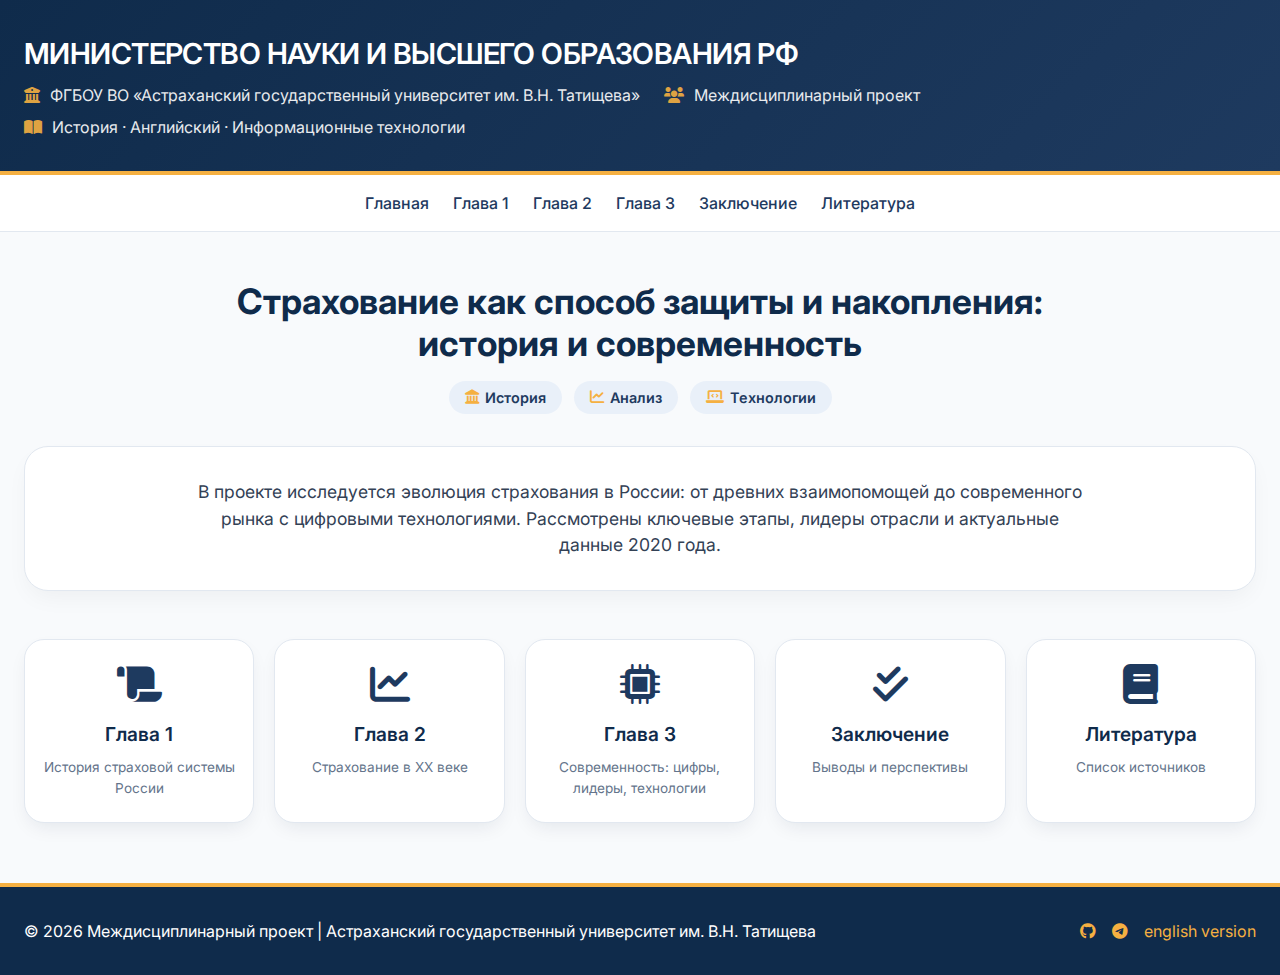
<file: index.html>
<!DOCTYPE html>
<html lang="ru">
<head>
    <meta charset="UTF-8">
    <meta name="viewport" content="width=device-width, initial-scale=1.0">
    <title>Страхование: защита и накопление | Междисциплинарный проект</title>
    <link rel="preconnect" href="https://fonts.googleapis.com">
    <link rel="preconnect" href="https://fonts.gstatic.com" crossorigin>
    <link href="https://fonts.googleapis.com/css2?family=Inter:opsz,wght@14..32,400;14..32,500;14..32,600;14..32,700&display=swap" rel="stylesheet">
    <link rel="stylesheet" href="https://cdnjs.cloudflare.com/ajax/libs/font-awesome/6.0.0-beta3/css/all.min.css">
    <style>
        * {
            margin: 0;
            padding: 0;
            box-sizing: border-box;
        }

        body {
            font-family: 'Inter', sans-serif;
            background: #f8fafc;
            color: #1e293b;
            line-height: 1.5;
        }

        .container {
            max-width: 1280px;
            margin: 0 auto;
            padding: 0 24px;
        }

        /* Header */
        .header {
            background: linear-gradient(135deg, #0f2b4b, #1e3a5f);
            color: white;
            padding: 32px 0;
            border-bottom: 4px solid #f5b041;
        }

        .header .container {
            display: flex;
            flex-direction: column;
            gap: 8px;
        }

        .header h1 {
            font-size: 1.8rem;
            font-weight: 600;
            letter-spacing: -0.02em;
        }

        .header .subtitle {
            font-size: 1rem;
            opacity: 0.9;
            display: flex;
            flex-wrap: wrap;
            gap: 8px 24px;
        }

        .header .subtitle i {
            margin-right: 6px;
            color: #f5b041;
        }

        /* Navigation */
        .nav {
            background: white;
            border-bottom: 1px solid #e2e8f0;
            padding: 16px 0;
        }

        .nav ul {
            list-style: none;
            display: flex;
            flex-wrap: wrap;
            gap: 24px;
            justify-content: center;
        }

        .nav a {
            text-decoration: none;
            color: #1e3a5f;
            font-weight: 500;
            transition: color 0.2s;
        }

        .nav a:hover {
            color: #f5b041;
        }

        /* Main title */
        .project-title {
            text-align: center;
            margin: 48px 0 24px;
        }

        .project-title h2 {
            font-size: 2.2rem;
            font-weight: 700;
            color: #0f2b4b;
            line-height: 1.2;
        }

        .project-title .badges {
            display: flex;
            flex-wrap: wrap;
            justify-content: center;
            gap: 12px;
            margin-top: 16px;
        }

        .badge {
            background: #e9f0f9;
            color: #1e3a5f;
            padding: 6px 16px;
            border-radius: 30px;
            font-size: 0.9rem;
            font-weight: 600;
            display: inline-flex;
            align-items: center;
            gap: 6px;
        }

        .badge i {
            color: #f5b041;
        }

        /* Intro text */
        .intro {
            background: white;
            border-radius: 24px;
            padding: 32px;
            margin: 32px 0;
            box-shadow: 0 10px 25px -5px rgba(0,0,0,0.05);
            border: 1px solid #e2e8f0;
        }

        .intro p {
            font-size: 1.1rem;
            color: #334155;
            max-width: 900px;
            margin: 0 auto;
            text-align: center;
        }

        .intro strong {
            color: #1e3a5f;
            font-weight: 600;
        }

        /* Navigation grid (cards) */
        .nav-grid {
            display: grid;
            grid-template-columns: repeat(auto-fit, minmax(180px, 1fr));
            gap: 20px;
            margin: 48px 0;
        }

        .nav-card {
            background: white;
            border-radius: 20px;
            padding: 24px 16px;
            text-align: center;
            box-shadow: 0 8px 20px -6px rgba(0,30,60,0.1);
            border: 1px solid #e2e8f0;
            transition: transform 0.2s, box-shadow 0.2s, border-color 0.2s;
            cursor: pointer;
            text-decoration: none;
            color: inherit;
            display: block;
        }

        .nav-card:hover {
            transform: translateY(-5px);
            box-shadow: 0 15px 30px -10px rgba(15,43,75,0.15);
            border-color: #f5b041;
        }

        .nav-card i {
            font-size: 2.5rem;
            color: #1e3a5f;
            margin-bottom: 16px;
        }

        .nav-card h3 {
            font-size: 1.2rem;
            font-weight: 600;
            margin-bottom: 8px;
            color: #0f2b4b;
        }

        .nav-card p {
            font-size: 0.85rem;
            color: #64748b;
        }

        /* Footer */
        .footer {
            background: #0f2b4b;
            color: white;
            padding: 32px 0;
            margin-top: 60px;
            border-top: 4px solid #f5b041;
        }

        .footer .container {
            display: flex;
            justify-content: space-between;
            align-items: center;
            flex-wrap: wrap;
            gap: 16px;
        }

        .footer a {
            color: #f5b041;
            text-decoration: none;
        }

        .footer a:hover {
            text-decoration: underline;
        }

        /* Адаптивность */
        @media (max-width: 600px) {
            .nav ul {
                gap: 12px;
            }
            .project-title h2 {
                font-size: 1.6rem;
            }
        }
    </style>
</head>
<body>

    <!-- Шапка -->
    <header class="header">
        <div class="container">
            <h1>МИНИСТЕРСТВО НАУКИ И ВЫСШЕГО ОБРАЗОВАНИЯ РФ</h1>
            <div class="subtitle">
                <span><i class="fas fa-university"></i> ФГБОУ ВО «Астраханский государственный университет им. В.Н. Татищева»</span>
                <span><i class="fas fa-users"></i> Междисциплинарный проект</span>
                <span><i class="fas fa-book-open"></i> История · Английский · Информационные технологии</span>
            </div>
        </div>
    </header>

    <!-- Навигационное меню -->
    <nav class="nav">
        <div class="container">
            <ul>
                <li><a href="index.html">Главная</a></li>
                <li><a href="chapter1.html">Глава 1</a></li>
                <li><a href="chapter2.html">Глава 2</a></li>
                <li><a href="chapter3.html">Глава 3</a></li>
                <li><a href="conclusion.html">Заключение</a></li>
                <li><a href="literature.html">Литература</a></li>
            </ul>
        </div>
    </nav>

    <main class="container">

        <!-- Тема реферата -->
        <div class="project-title">
            <h2>Страхование как способ защиты и накопления:<br>история и современность</h2>
            <div class="badges">
                <span class="badge"><i class="fas fa-landmark"></i> История</span>
                <span class="badge"><i class="fas fa-chart-line"></i> Анализ</span>
                <span class="badge"><i class="fas fa-laptop-code"></i> Технологии</span>
            </div>
        </div>

        <!-- Введение -->
        <div class="intro">
            <p>В проекте исследуется эволюция страхования в России: от древних взаимопомощей до современного рынка с цифровыми технологиями. Рассмотрены ключевые этапы, лидеры отрасли и актуальные данные 2020 года.</p>
        </div>

        <!-- Карточки-ссылки на главы -->
        <div class="nav-grid">
            <a href="chapter1.html" class="nav-card">
                <i class="fas fa-scroll"></i>
                <h3>Глава 1</h3>
                <p>История страховой системы России</p>
            </a>
            <a href="chapter2.html" class="nav-card">
                <i class="fas fa-chart-line"></i>
                <h3>Глава 2</h3>
                <p>Страхование в XX веке</p>
            </a>
            <a href="chapter3.html" class="nav-card">
                <i class="fas fa-microchip"></i>
                <h3>Глава 3</h3>
                <p>Современность: цифры, лидеры, технологии</p>
            </a>
            <a href="conclusion.html" class="nav-card">
                <i class="fas fa-check-double"></i>
                <h3>Заключение</h3>
                <p>Выводы и перспективы</p>
            </a>
            <a href="literature.html" class="nav-card">
                <i class="fas fa-book"></i>
                <h3>Литература</h3>
                <p>Список источников</p>
            </a>
        </div>

    </main>

    <!-- Подвал -->
    <footer class="footer">
        <div class="container">
            <div>© 2026 Междисциплинарный проект | Астраханский государственный университет им. В.Н. Татищева</div>
            <div>
                <a href="#"><i class="fab fa-github"></i></a>   
                <a href="#"><i class="fab fa-telegram"></i></a>   
                <a href="#">english version</a>
            </div>
        </div>
    </footer>
</body>
</html>
</file>
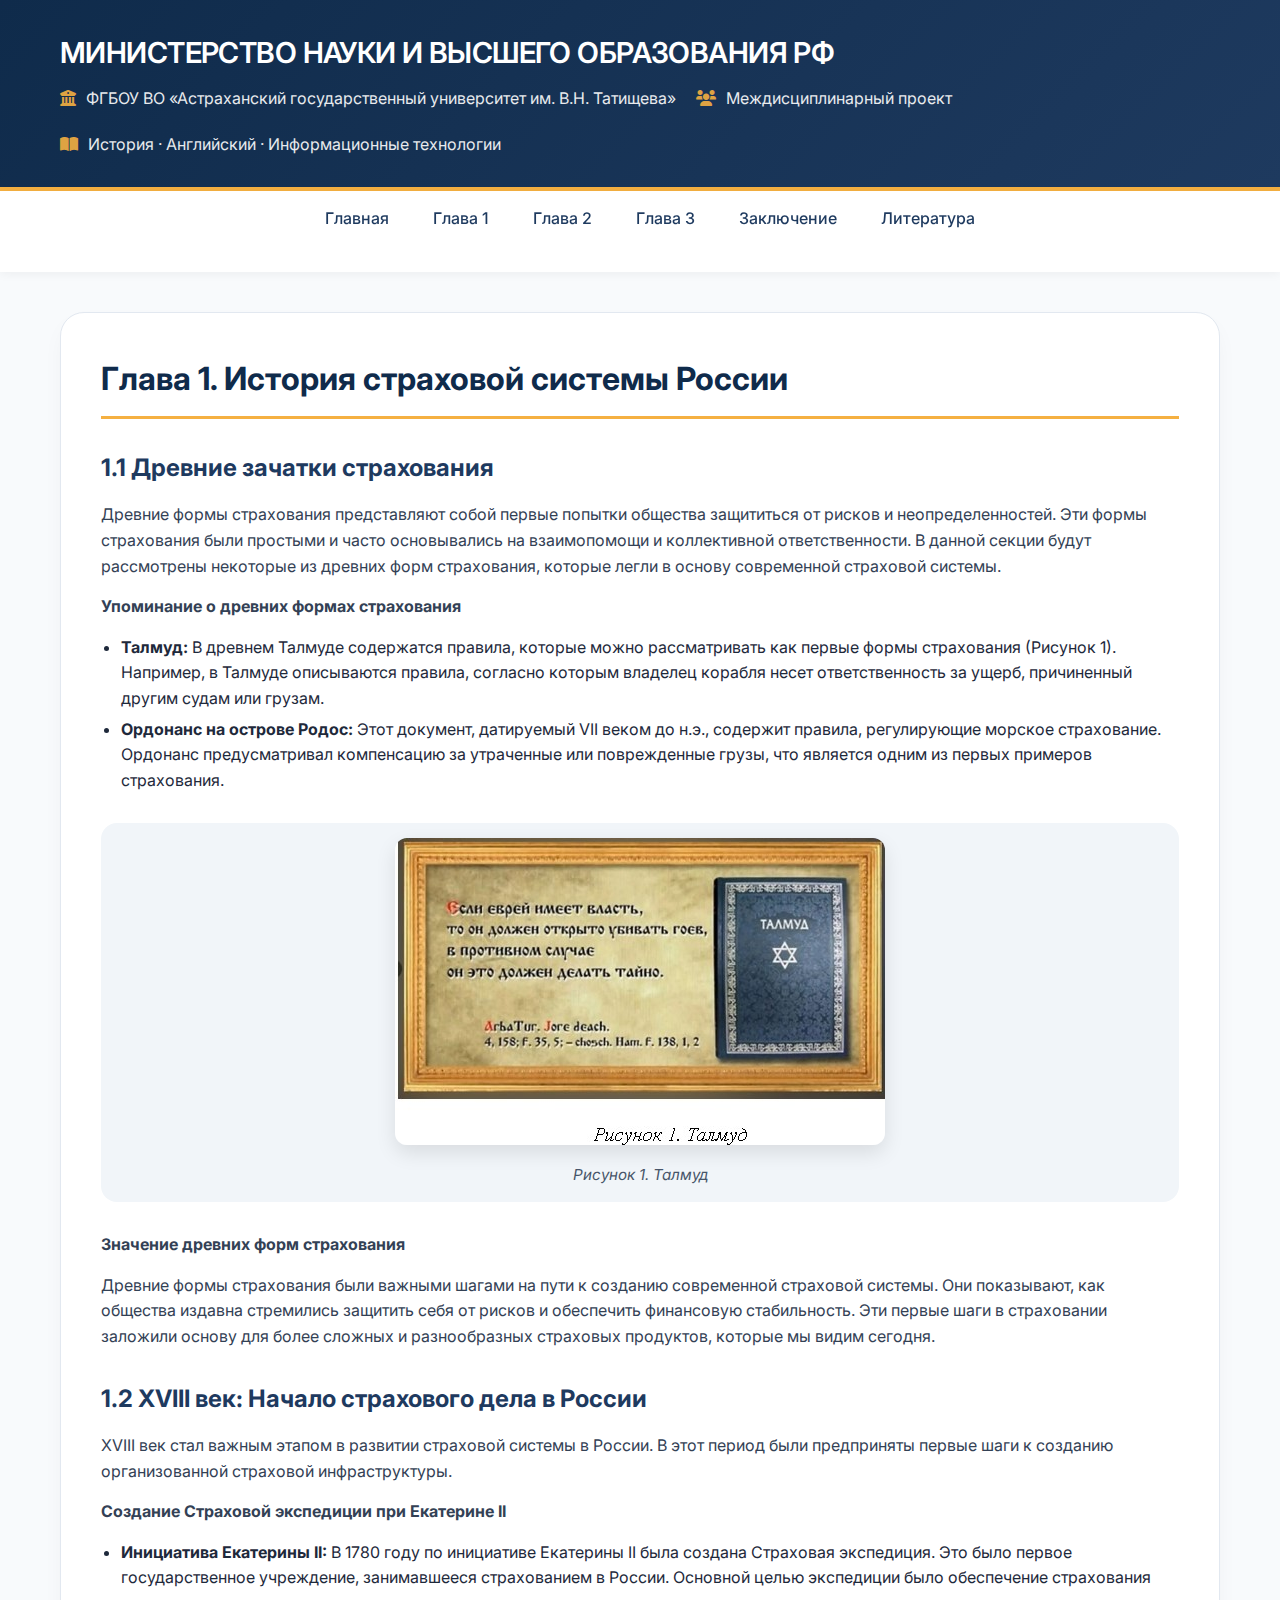
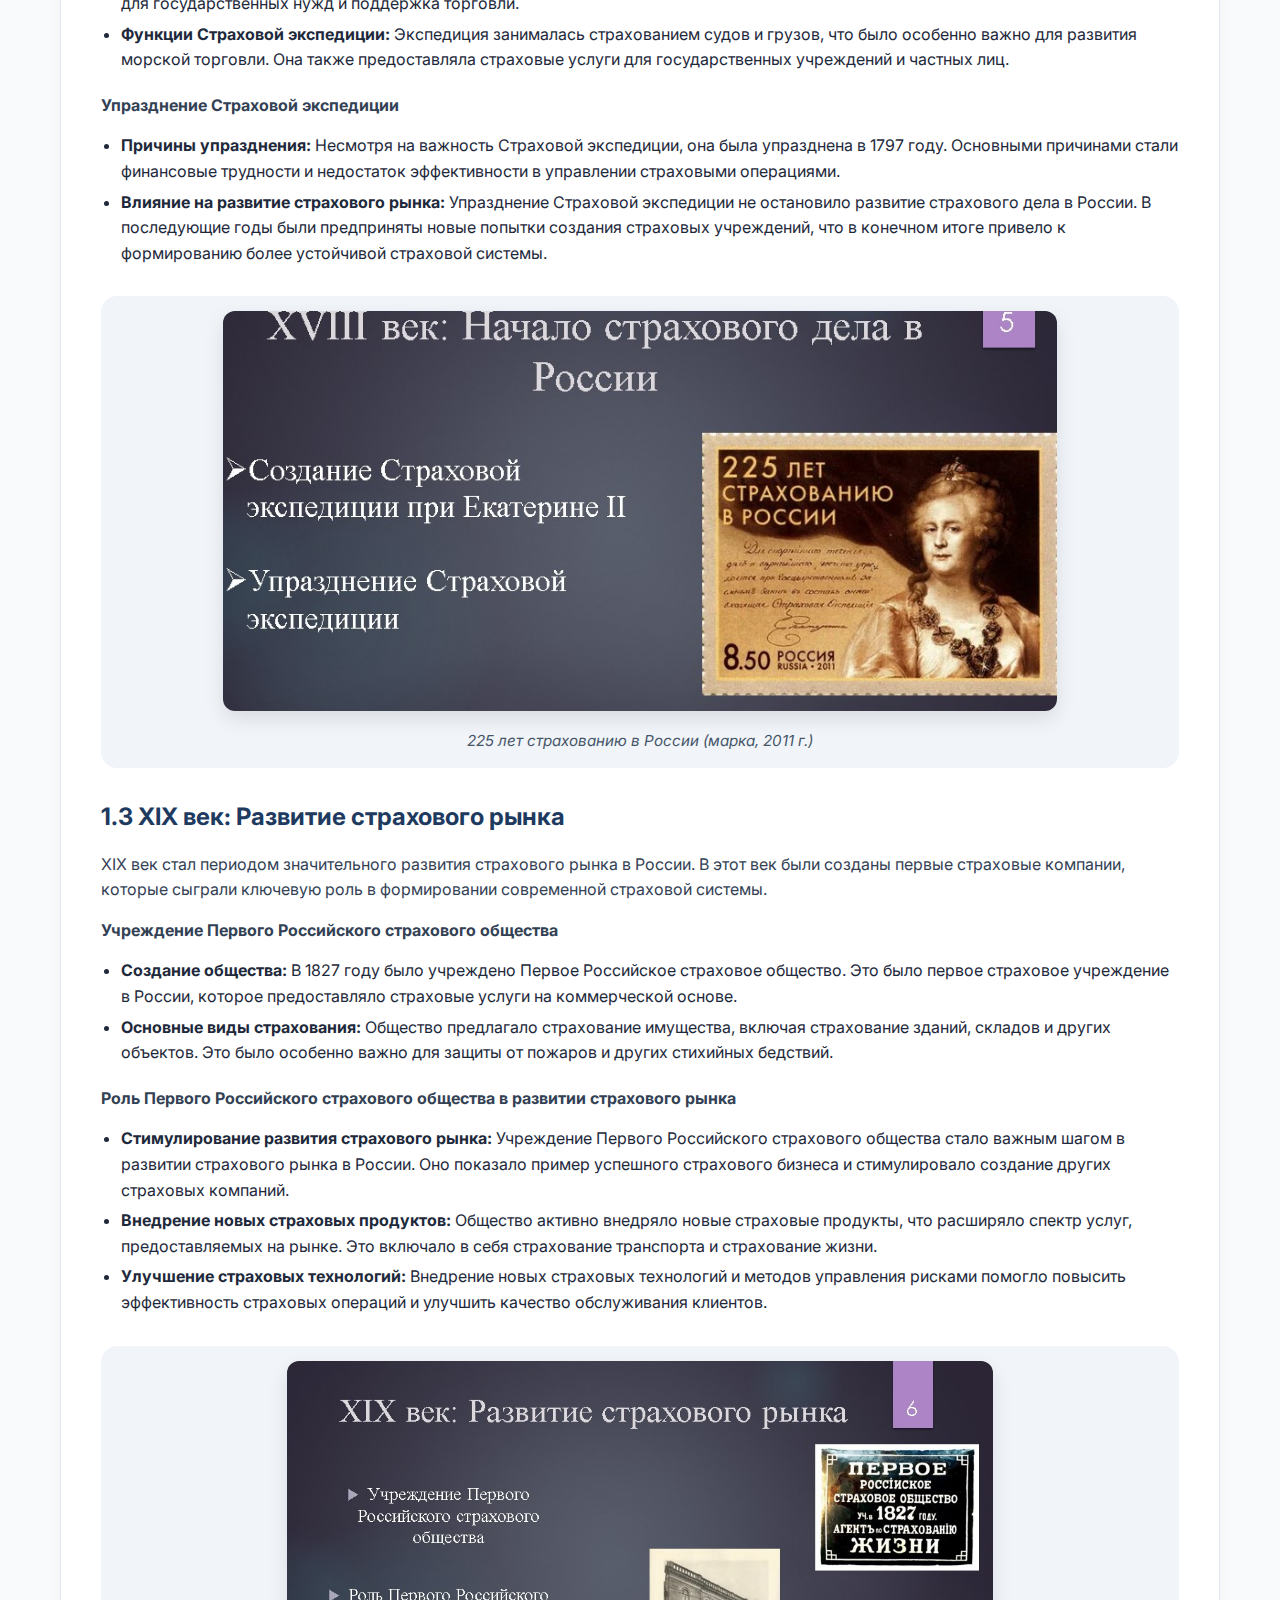
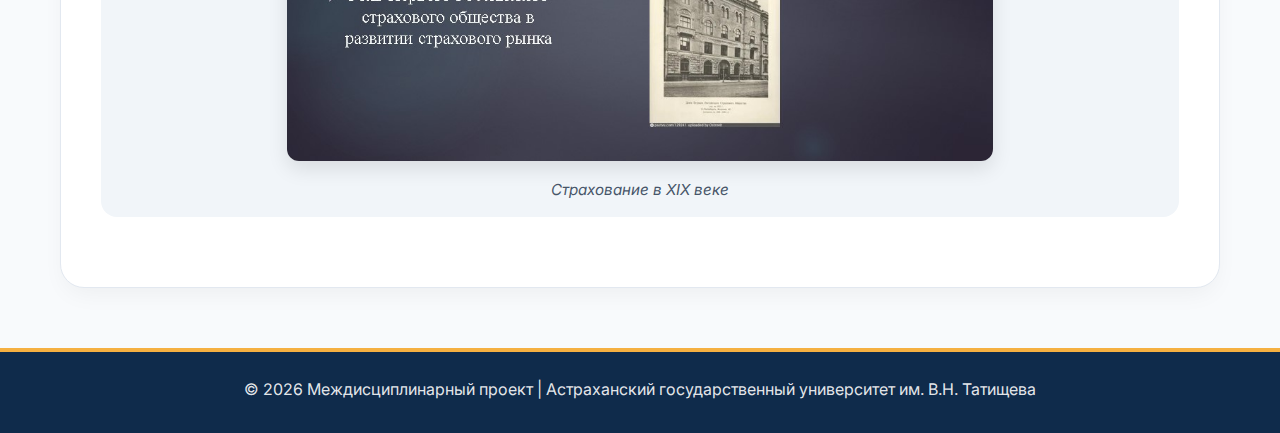
<file: chapter1.html>
<!DOCTYPE html>
<html lang="ru">
<head>
    <meta charset="UTF-8">
    <meta name="viewport" content="width=device-width, initial-scale=1.0">
    <title>Глава 1. История страховой системы России</title>
    <link rel="preconnect" href="https://fonts.googleapis.com">
    <link rel="preconnect" href="https://fonts.gstatic.com" crossorigin>
    <link href="https://fonts.googleapis.com/css2?family=Inter:opsz,wght@14..32,400;14..32,500;14..32,600;14..32,700&display=swap" rel="stylesheet">
    <link rel="stylesheet" href="https://cdnjs.cloudflare.com/ajax/libs/font-awesome/6.0.0-beta3/css/all.min.css">
    <link rel="stylesheet" href="css/style.css">
</head>
<body>
    <header class="header">
        <div class="container">
            <h1>МИНИСТЕРСТВО НАУКИ И ВЫСШЕГО ОБРАЗОВАНИЯ РФ</h1>
            <div class="subtitle">
                <span><i class="fas fa-university"></i> ФГБОУ ВО «Астраханский государственный университет им. В.Н. Татищева»</span>
                <span><i class="fas fa-users"></i> Междисциплинарный проект</span>
                <span><i class="fas fa-book-open"></i> История · Английский · Информационные технологии</span>
            </div>
        </div>
    </header>

    <nav class="nav">
        <div class="container">
            <ul>
                <li><a href="index.html">Главная</a></li>
                <li><a href="chapter1.html">Глава 1</a></li>
                <li><a href="chapter2.html">Глава 2</a></li>
                <li><a href="chapter3.html">Глава 3</a></li>
                <li><a href="conclusion.html">Заключение</a></li>
                <li><a href="literature.html">Литература</a></li>
            </ul>
        </div>
    </nav>

    <main class="container">
        <div class="content">
            <h2>Глава 1. История страховой системы России</h2>

            <h3 id="11">1.1 Древние зачатки страхования</h3>
            <p>Древние формы страхования представляют собой первые попытки общества защититься от рисков и неопределенностей. Эти формы страхования были простыми и часто основывались на взаимопомощи и коллективной ответственности. В данной секции будут рассмотрены некоторые из древних форм страхования, которые легли в основу современной страховой системы.</p>
            <p><strong>Упоминание о древних формах страхования</strong></p>
            <ul>
                <li><strong>Талмуд:</strong> В древнем Талмуде содержатся правила, которые можно рассматривать как первые формы страхования (Рисунок 1). Например, в Талмуде описываются правила, согласно которым владелец корабля несет ответственность за ущерб, причиненный другим судам или грузам.</li>
                <li><strong>Ордонанс на острове Родос:</strong> Этот документ, датируемый VII веком до н.э., содержит правила, регулирующие морское страхование. Ордонанс предусматривал компенсацию за утраченные или поврежденные грузы, что является одним из первых примеров страхования.</li>
            </ul>
            <div class="illustration">
                <img src="images/talmud.jpg" alt="Талмуд">
                <div class="caption">Рисунок 1. Талмуд</div>
            </div>
            <p><strong>Значение древних форм страхования</strong></p>
            <p>Древние формы страхования были важными шагами на пути к созданию современной страховой системы. Они показывают, как общества издавна стремились защитить себя от рисков и обеспечить финансовую стабильность. Эти первые шаги в страховании заложили основу для более сложных и разнообразных страховых продуктов, которые мы видим сегодня.</p>

            <h3 id="12">1.2 XVIII век: Начало страхового дела в России</h3>
            <p>XVIII век стал важным этапом в развитии страховой системы в России. В этот период были предприняты первые шаги к созданию организованной страховой инфраструктуры.</p>
            <p><strong>Создание Страховой экспедиции при Екатерине II</strong></p>
            <ul>
                <li><strong>Инициатива Екатерины II:</strong> В 1780 году по инициативе Екатерины II была создана Страховая экспедиция. Это было первое государственное учреждение, занимавшееся страхованием в России. Основной целью экспедиции было обеспечение страхования для государственных нужд и поддержка торговли.</li>
                <li><strong>Функции Страховой экспедиции:</strong> Экспедиция занималась страхованием судов и грузов, что было особенно важно для развития морской торговли. Она также предоставляла страховые услуги для государственных учреждений и частных лиц.</li>
            </ul>
            <p><strong>Упразднение Страховой экспедиции</strong></p>
            <ul>
                <li><strong>Причины упразднения:</strong> Несмотря на важность Страховой экспедиции, она была упразднена в 1797 году. Основными причинами стали финансовые трудности и недостаток эффективности в управлении страховыми операциями.</li>
                <li><strong>Влияние на развитие страхового рынка:</strong> Упразднение Страховой экспедиции не остановило развитие страхового дела в России. В последующие годы были предприняты новые попытки создания страховых учреждений, что в конечном итоге привело к формированию более устойчивой страховой системы.</li>
            </ul>
            <div class="illustration">
                <img src="images/xviii_century.jpg" alt="Марка 225 лет страхованию в России">
                <div class="caption">225 лет страхованию в России (марка, 2011 г.)</div>
            </div>

            <h3 id="13">1.3 XIX век: Развитие страхового рынка</h3>
            <p>XIX век стал периодом значительного развития страхового рынка в России. В этот век были созданы первые страховые компании, которые сыграли ключевую роль в формировании современной страховой системы.</p>
            <p><strong>Учреждение Первого Российского страхового общества</strong></p>
            <ul>
                <li><strong>Создание общества:</strong> В 1827 году было учреждено Первое Российское страховое общество. Это было первое страховое учреждение в России, которое предоставляло страховые услуги на коммерческой основе.</li>
                <li><strong>Основные виды страхования:</strong> Общество предлагало страхование имущества, включая страхование зданий, складов и других объектов. Это было особенно важно для защиты от пожаров и других стихийных бедствий.</li>
            </ul>
            <p><strong>Роль Первого Российского страхового общества в развитии страхового рынка</strong></p>
            <ul>
                <li><strong>Стимулирование развития страхового рынка:</strong> Учреждение Первого Российского страхового общества стало важным шагом в развитии страхового рынка в России. Оно показало пример успешного страхового бизнеса и стимулировало создание других страховых компаний.</li>
                <li><strong>Внедрение новых страховых продуктов:</strong> Общество активно внедряло новые страховые продукты, что расширяло спектр услуг, предоставляемых на рынке. Это включало в себя страхование транспорта и страхование жизни.</li>
                <li><strong>Улучшение страховых технологий:</strong> Внедрение новых страховых технологий и методов управления рисками помогло повысить эффективность страховых операций и улучшить качество обслуживания клиентов.</li>
            </ul>
            <div class="illustration">
                <img src="images/xix_century.jpg" alt="XIX век">
                <div class="caption">Страхование в XIX веке</div>
            </div>
        </div>
    </main>

    <footer class="footer">
        <div class="container">
            <p>© 2026 Междисциплинарный проект | Астраханский государственный университет им. В.Н. Татищева</p>
        </div>
    </footer>
</body>
</html>
</file>
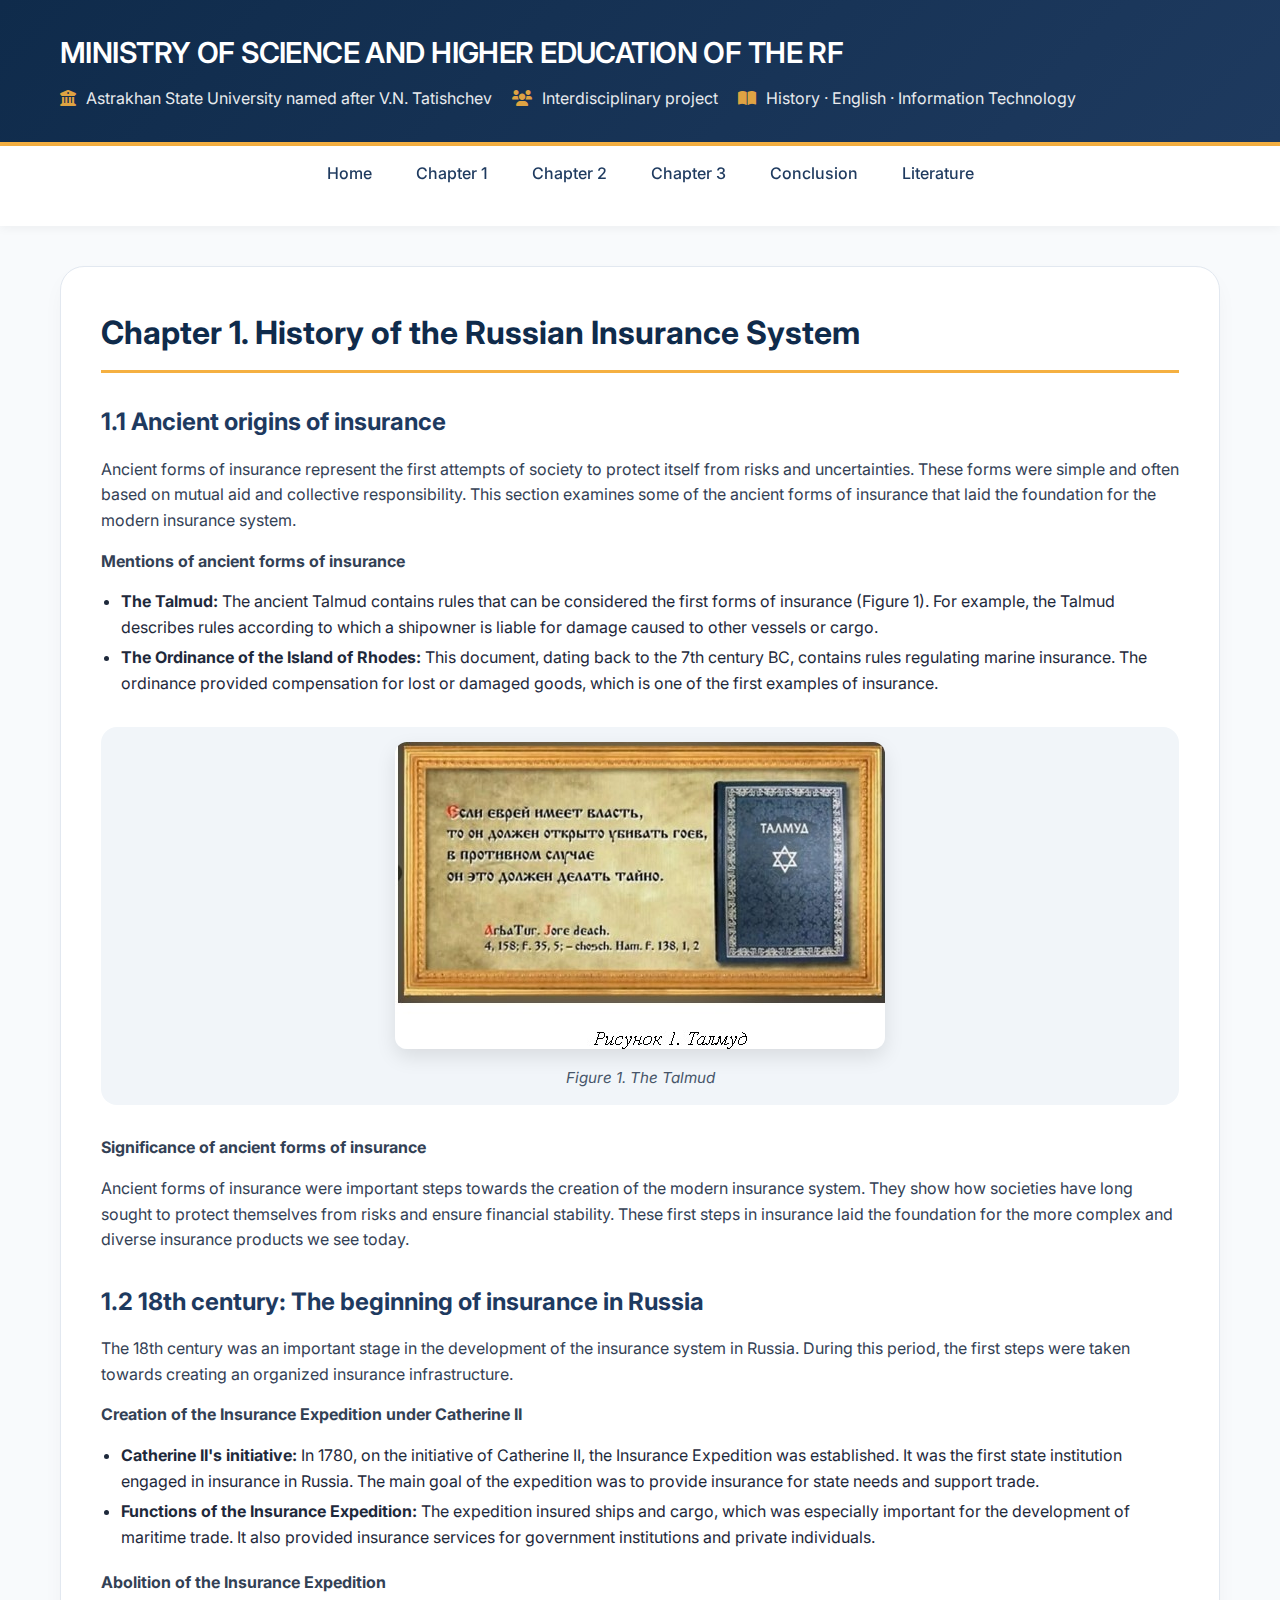
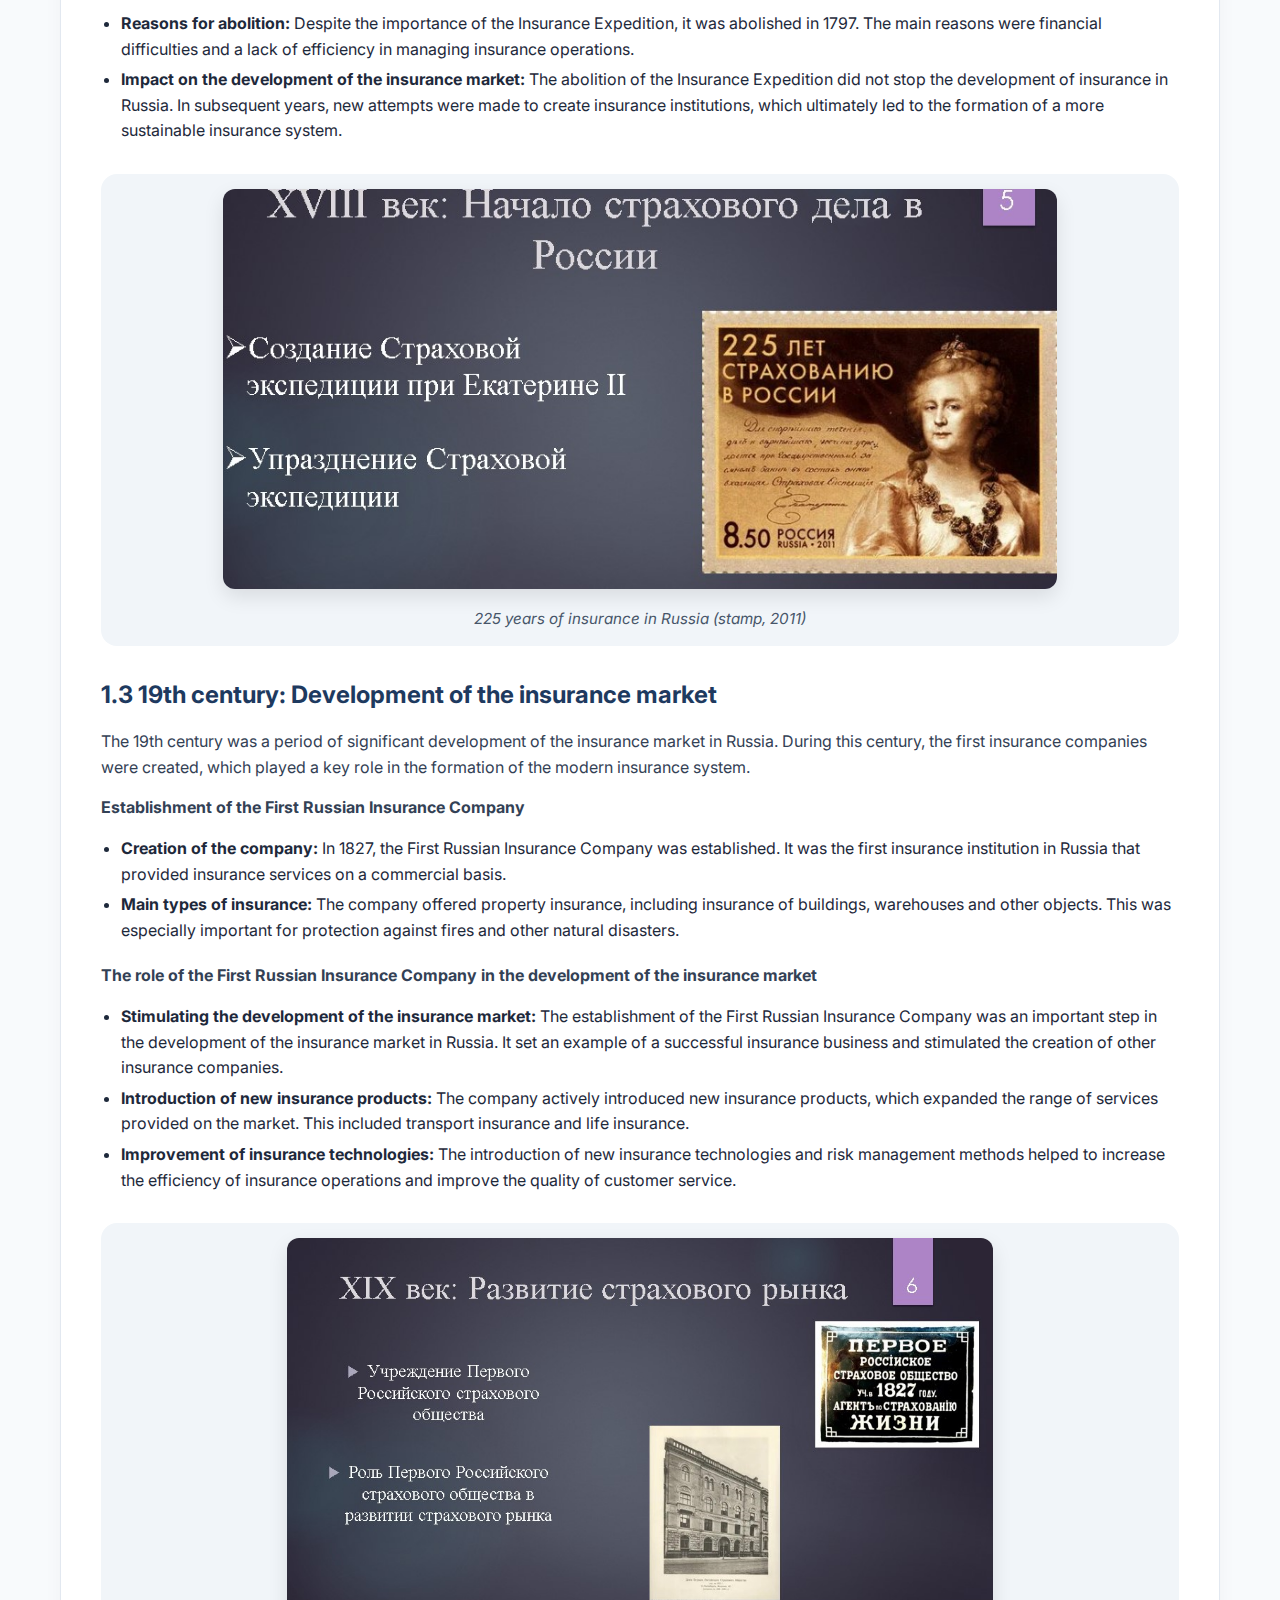
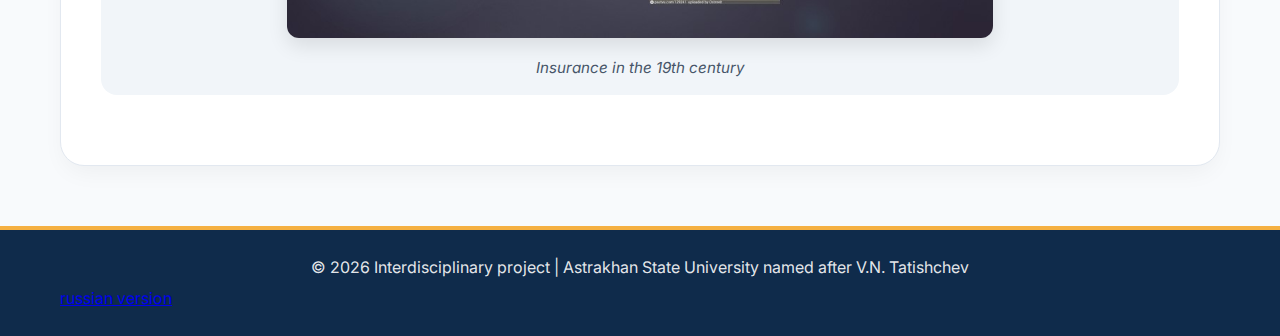
<file: chapter1_en.html>
<!DOCTYPE html>
<html lang="en">
<head>
    <meta charset="UTF-8">
    <meta name="viewport" content="width=device-width, initial-scale=1.0">
    <title>Chapter 1. History of the Russian Insurance System</title>
    <link rel="preconnect" href="https://fonts.googleapis.com">
    <link rel="preconnect" href="https://fonts.gstatic.com" crossorigin>
    <link href="https://fonts.googleapis.com/css2?family=Inter:opsz,wght@14..32,400;14..32,500;14..32,600;14..32,700&display=swap" rel="stylesheet">
    <link rel="stylesheet" href="https://cdnjs.cloudflare.com/ajax/libs/font-awesome/6.0.0-beta3/css/all.min.css">
    <link rel="stylesheet" href="css/style.css">
</head>
<body>
    <header class="header">
        <div class="container">
            <h1>MINISTRY OF SCIENCE AND HIGHER EDUCATION OF THE RF</h1>
            <div class="subtitle">
                <span><i class="fas fa-university"></i> Astrakhan State University named after V.N. Tatishchev</span>
                <span><i class="fas fa-users"></i> Interdisciplinary project</span>
                <span><i class="fas fa-book-open"></i> History · English · Information Technology</span>
            </div>
        </div>
    </header>

    <nav class="nav">
        <div class="container">
            <ul>
                <li><a href="index_en.html">Home</a></li>
                <li><a href="chapter1_en.html">Chapter 1</a></li>
                <li><a href="chapter2_en.html">Chapter 2</a></li>
                <li><a href="chapter3_en.html">Chapter 3</a></li>
                <li><a href="conclusion_en.html">Conclusion</a></li>
                <li><a href="literature_en.html">Literature</a></li>
            </ul>
        </div>
    </nav>

    <main class="container">
        <div class="content">
            <h2>Chapter 1. History of the Russian Insurance System</h2>

            <h3 id="11">1.1 Ancient origins of insurance</h3>
            <p>Ancient forms of insurance represent the first attempts of society to protect itself from risks and uncertainties. These forms were simple and often based on mutual aid and collective responsibility. This section examines some of the ancient forms of insurance that laid the foundation for the modern insurance system.</p>
            <p><strong>Mentions of ancient forms of insurance</strong></p>
            <ul>
                <li><strong>The Talmud:</strong> The ancient Talmud contains rules that can be considered the first forms of insurance (Figure 1). For example, the Talmud describes rules according to which a shipowner is liable for damage caused to other vessels or cargo.</li>
                <li><strong>The Ordinance of the Island of Rhodes:</strong> This document, dating back to the 7th century BC, contains rules regulating marine insurance. The ordinance provided compensation for lost or damaged goods, which is one of the first examples of insurance.</li>
            </ul>
            <div class="illustration">
                <img src="images/talmud.jpg" alt="The Talmud">
                <div class="caption">Figure 1. The Talmud</div>
            </div>
            <p><strong>Significance of ancient forms of insurance</strong></p>
            <p>Ancient forms of insurance were important steps towards the creation of the modern insurance system. They show how societies have long sought to protect themselves from risks and ensure financial stability. These first steps in insurance laid the foundation for the more complex and diverse insurance products we see today.</p>

            <h3 id="12">1.2 18th century: The beginning of insurance in Russia</h3>
            <p>The 18th century was an important stage in the development of the insurance system in Russia. During this period, the first steps were taken towards creating an organized insurance infrastructure.</p>
            <p><strong>Creation of the Insurance Expedition under Catherine II</strong></p>
            <ul>
                <li><strong>Catherine II's initiative:</strong> In 1780, on the initiative of Catherine II, the Insurance Expedition was established. It was the first state institution engaged in insurance in Russia. The main goal of the expedition was to provide insurance for state needs and support trade.</li>
                <li><strong>Functions of the Insurance Expedition:</strong> The expedition insured ships and cargo, which was especially important for the development of maritime trade. It also provided insurance services for government institutions and private individuals.</li>
            </ul>
            <p><strong>Abolition of the Insurance Expedition</strong></p>
            <ul>
                <li><strong>Reasons for abolition:</strong> Despite the importance of the Insurance Expedition, it was abolished in 1797. The main reasons were financial difficulties and a lack of efficiency in managing insurance operations.</li>
                <li><strong>Impact on the development of the insurance market:</strong> The abolition of the Insurance Expedition did not stop the development of insurance in Russia. In subsequent years, new attempts were made to create insurance institutions, which ultimately led to the formation of a more sustainable insurance system.</li>
            </ul>
            <div class="illustration">
                <img src="images/xviii_century.jpg" alt="Stamp 225 years of insurance in Russia">
                <div class="caption">225 years of insurance in Russia (stamp, 2011)</div>
            </div>

            <h3 id="13">1.3 19th century: Development of the insurance market</h3>
            <p>The 19th century was a period of significant development of the insurance market in Russia. During this century, the first insurance companies were created, which played a key role in the formation of the modern insurance system.</p>
            <p><strong>Establishment of the First Russian Insurance Company</strong></p>
            <ul>
                <li><strong>Creation of the company:</strong> In 1827, the First Russian Insurance Company was established. It was the first insurance institution in Russia that provided insurance services on a commercial basis.</li>
                <li><strong>Main types of insurance:</strong> The company offered property insurance, including insurance of buildings, warehouses and other objects. This was especially important for protection against fires and other natural disasters.</li>
            </ul>
            <p><strong>The role of the First Russian Insurance Company in the development of the insurance market</strong></p>
            <ul>
                <li><strong>Stimulating the development of the insurance market:</strong> The establishment of the First Russian Insurance Company was an important step in the development of the insurance market in Russia. It set an example of a successful insurance business and stimulated the creation of other insurance companies.</li>
                <li><strong>Introduction of new insurance products:</strong> The company actively introduced new insurance products, which expanded the range of services provided on the market. This included transport insurance and life insurance.</li>
                <li><strong>Improvement of insurance technologies:</strong> The introduction of new insurance technologies and risk management methods helped to increase the efficiency of insurance operations and improve the quality of customer service.</li>
            </ul>
            <div class="illustration">
                <img src="images/xix_century.jpg" alt="19th century">
                <div class="caption">Insurance in the 19th century</div>
            </div>
        </div>
    </main>

    <footer class="footer">
        <div class="container">
            <p>© 2026 Interdisciplinary project | Astrakhan State University named after V.N. Tatishchev</p>
            <div>
                <a href="chapter1.html">russian version</a>
            </div>
        </div>
    </footer>
</body>
</html>
</file>
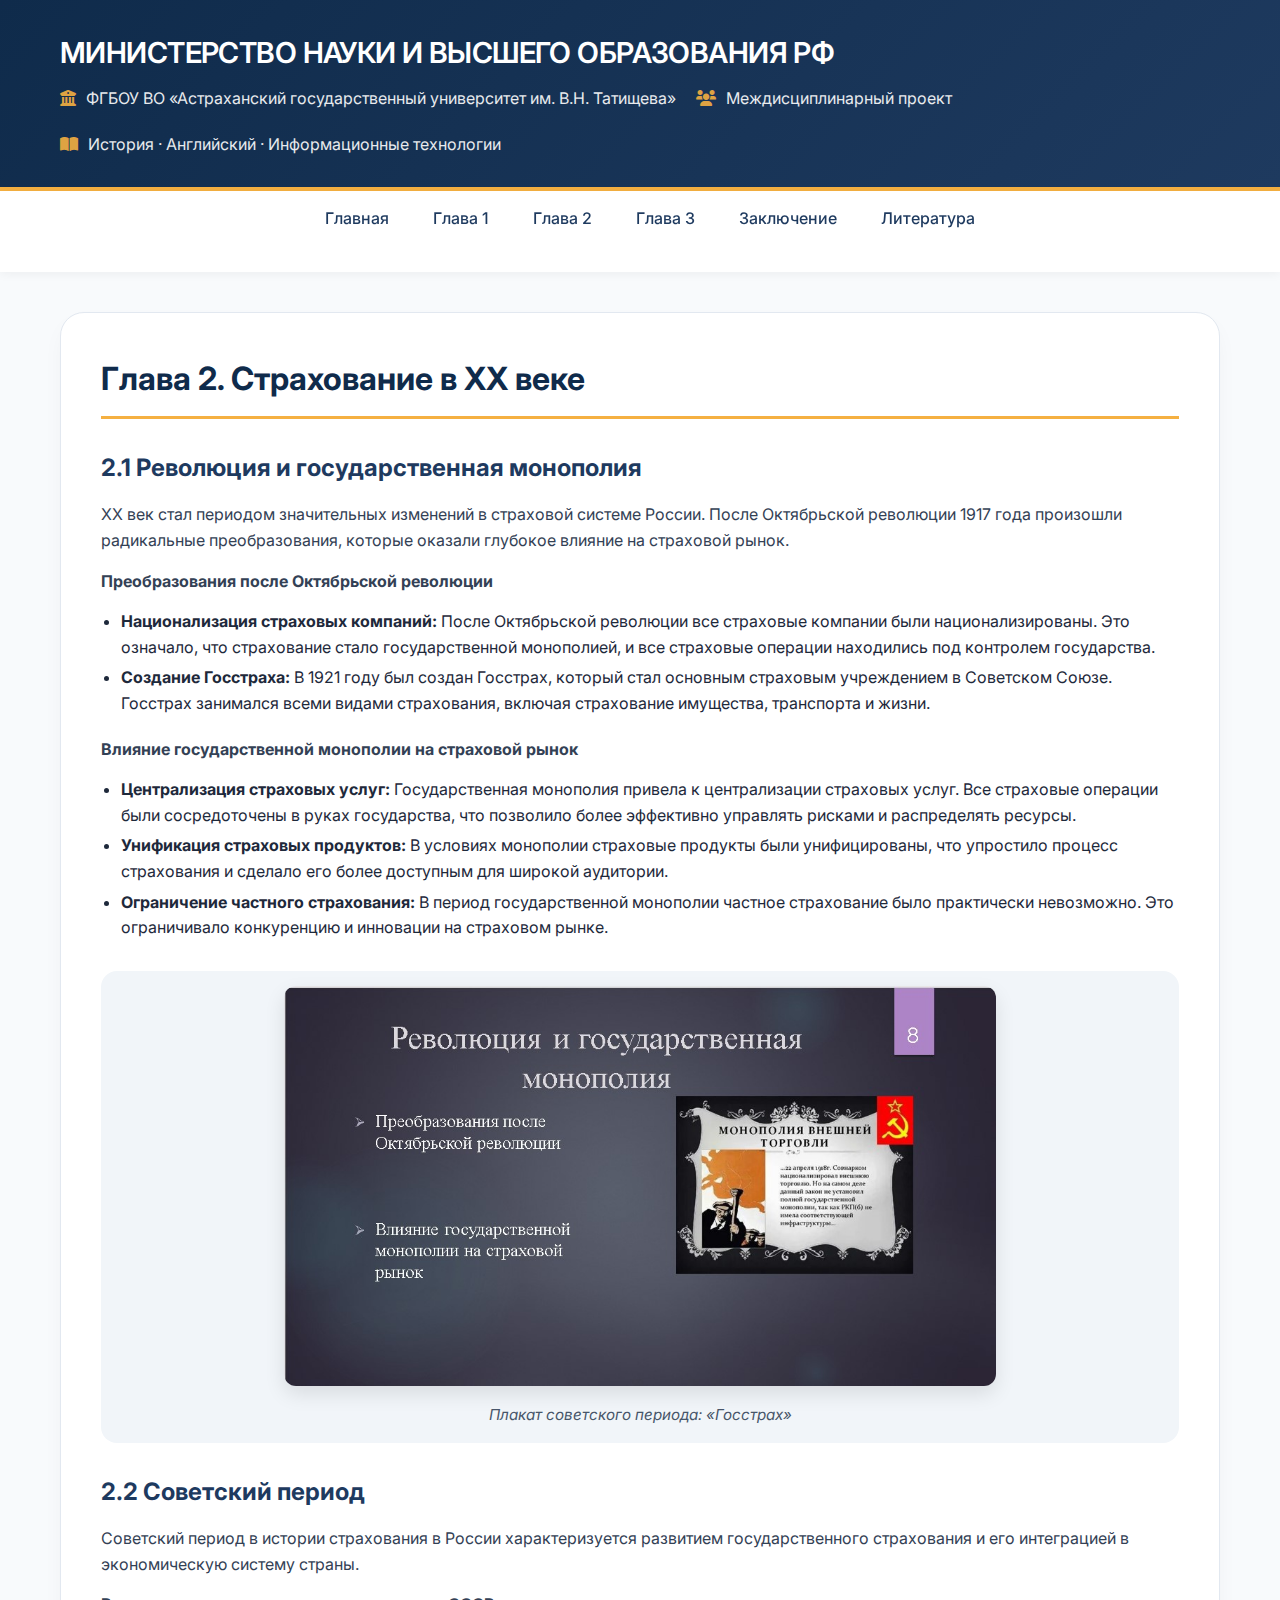
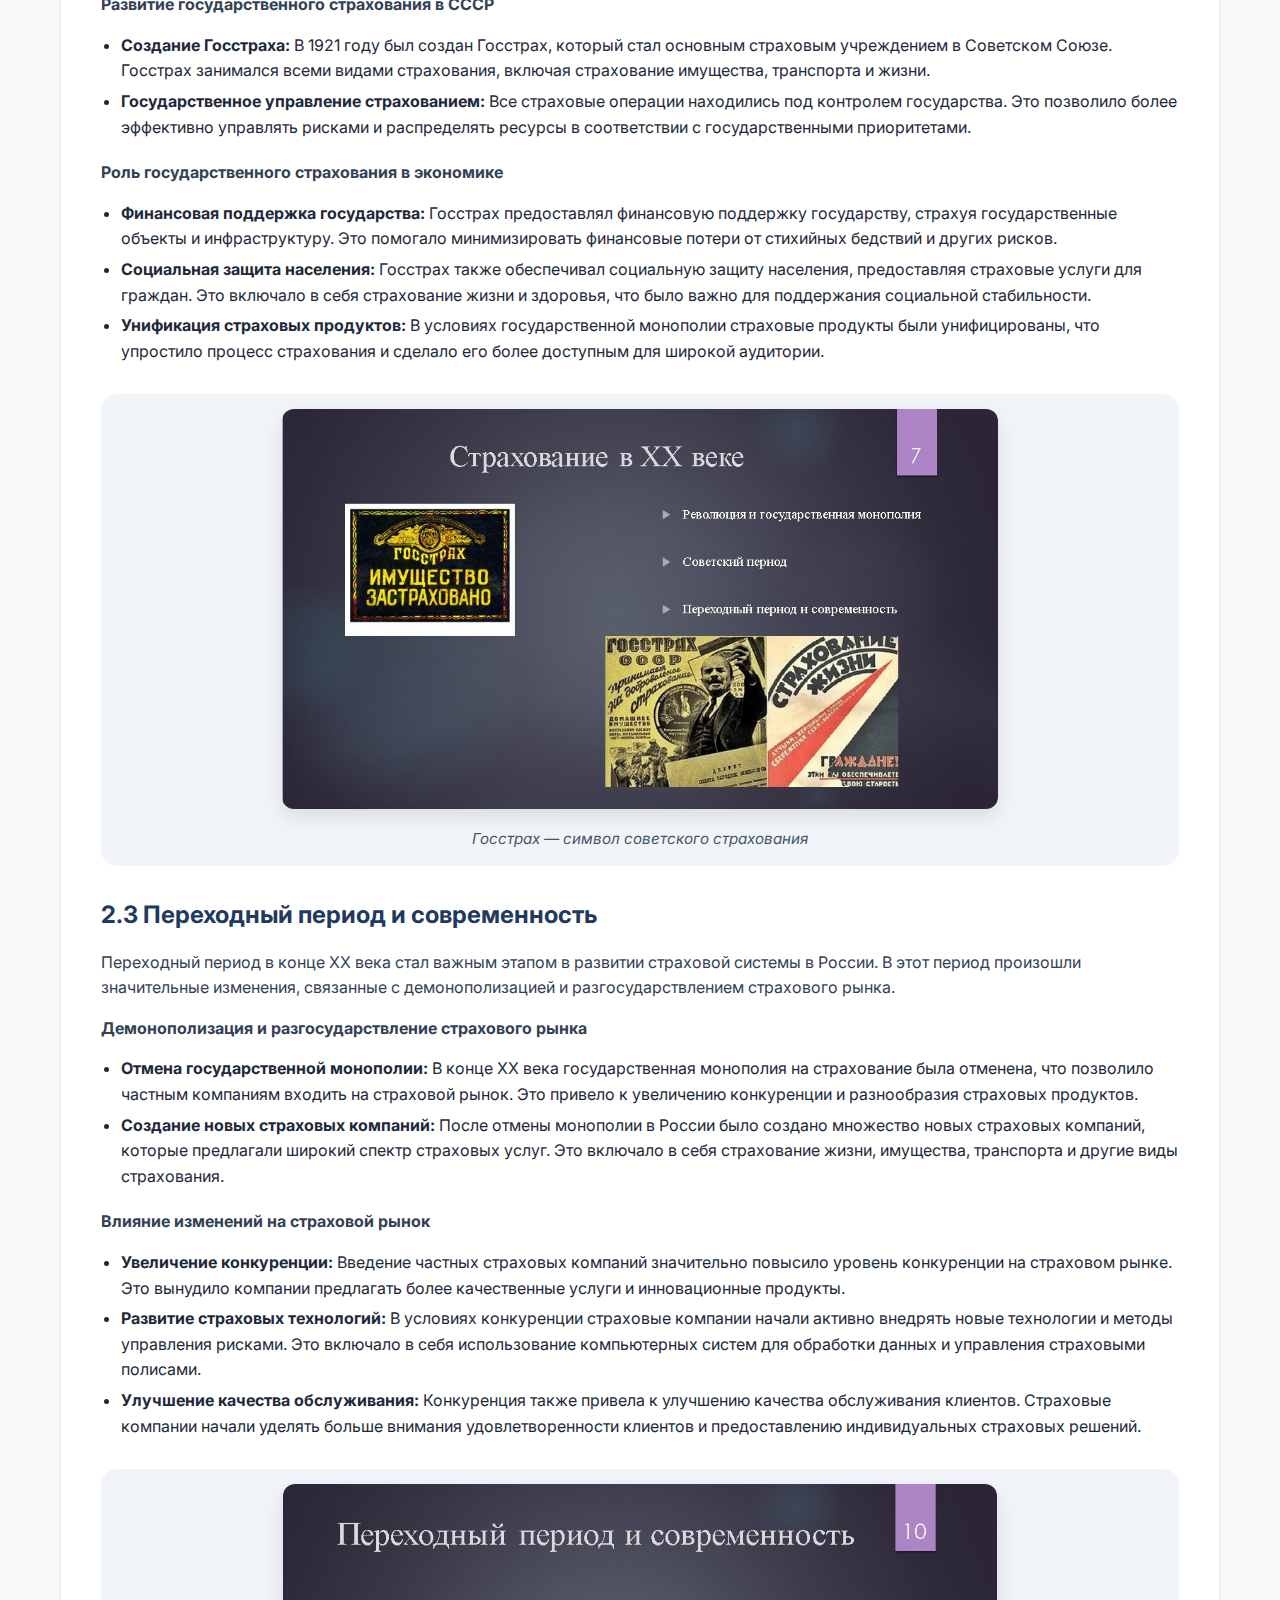
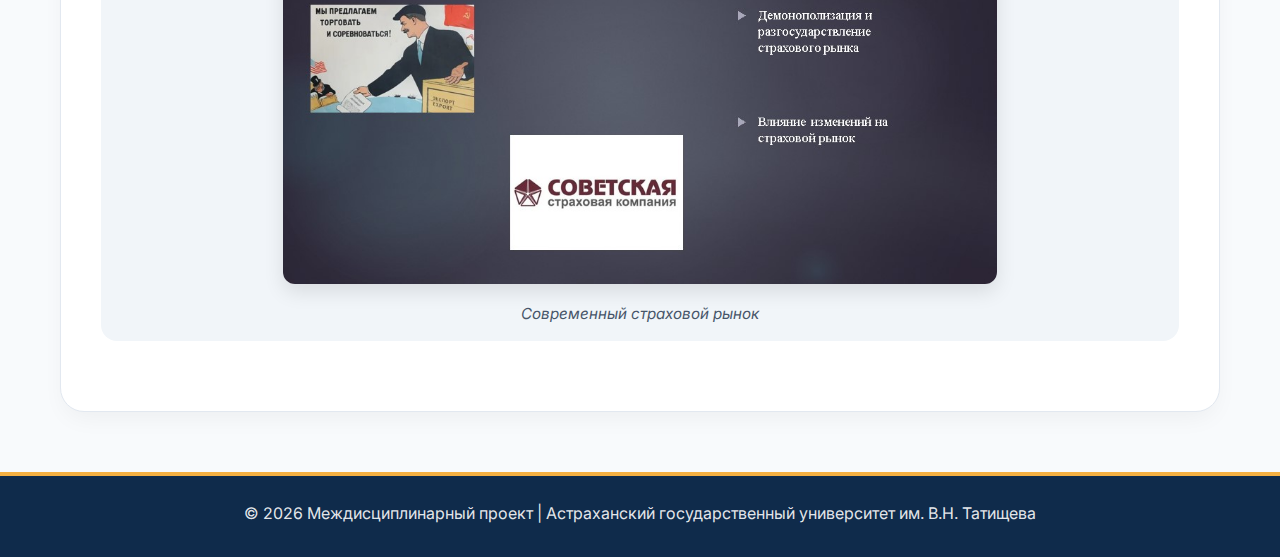
<file: chapter2.html>
<!DOCTYPE html>
<html lang="ru">
<head>
    <meta charset="UTF-8">
    <meta name="viewport" content="width=device-width, initial-scale=1.0">
    <title>Глава 2. Страхование в XX веке</title>
    <link rel="preconnect" href="https://fonts.googleapis.com">
    <link rel="preconnect" href="https://fonts.gstatic.com" crossorigin>
    <link href="https://fonts.googleapis.com/css2?family=Inter:opsz,wght@14..32,400;14..32,500;14..32,600;14..32,700&display=swap" rel="stylesheet">
    <link rel="stylesheet" href="https://cdnjs.cloudflare.com/ajax/libs/font-awesome/6.0.0-beta3/css/all.min.css">
    <link rel="stylesheet" href="css/style.css">
</head>
<body>
    <header class="header">
        <div class="container">
            <h1>МИНИСТЕРСТВО НАУКИ И ВЫСШЕГО ОБРАЗОВАНИЯ РФ</h1>
            <div class="subtitle">
                <span><i class="fas fa-university"></i> ФГБОУ ВО «Астраханский государственный университет им. В.Н. Татищева»</span>
                <span><i class="fas fa-users"></i> Междисциплинарный проект</span>
                <span><i class="fas fa-book-open"></i> История · Английский · Информационные технологии</span>
            </div>
        </div>
    </header>

    <nav class="nav">
        <div class="container">
            <ul>
                <li><a href="index.html">Главная</a></li>
                <li><a href="chapter1.html">Глава 1</a></li>
                <li><a href="chapter2.html">Глава 2</a></li>
                <li><a href="chapter3.html">Глава 3</a></li>
                <li><a href="conclusion.html">Заключение</a></li>
                <li><a href="literature.html">Литература</a></li>
            </ul>
        </div>
    </nav>

    <main class="container">
        <div class="content">
            <h2>Глава 2. Страхование в XX веке</h2>

            <h3 id="21">2.1 Революция и государственная монополия</h3>
            <p>XX век стал периодом значительных изменений в страховой системе России. После Октябрьской революции 1917 года произошли радикальные преобразования, которые оказали глубокое влияние на страховой рынок.</p>
            <p><strong>Преобразования после Октябрьской революции</strong></p>
            <ul>
                <li><strong>Национализация страховых компаний:</strong> После Октябрьской революции все страховые компании были национализированы. Это означало, что страхование стало государственной монополией, и все страховые операции находились под контролем государства.</li>
                <li><strong>Создание Госстраха:</strong> В 1921 году был создан Госстрах, который стал основным страховым учреждением в Советском Союзе. Госстрах занимался всеми видами страхования, включая страхование имущества, транспорта и жизни.</li>
            </ul>
            <p><strong>Влияние государственной монополии на страховой рынок</strong></p>
            <ul>
                <li><strong>Централизация страховых услуг:</strong> Государственная монополия привела к централизации страховых услуг. Все страховые операции были сосредоточены в руках государства, что позволило более эффективно управлять рисками и распределять ресурсы.</li>
                <li><strong>Унификация страховых продуктов:</strong> В условиях монополии страховые продукты были унифицированы, что упростило процесс страхования и сделало его более доступным для широкой аудитории.</li>
                <li><strong>Ограничение частного страхования:</strong> В период государственной монополии частное страхование было практически невозможно. Это ограничивало конкуренцию и инновации на страховом рынке.</li>
            </ul>
            <div class="illustration">
                <img src="images/revolution.jpg" alt="Революция">
                <div class="caption">Плакат советского периода: «Госстрах»</div>
            </div>

            <h3 id="22">2.2 Советский период</h3>
            <p>Советский период в истории страхования в России характеризуется развитием государственного страхования и его интеграцией в экономическую систему страны.</p>
            <p><strong>Развитие государственного страхования в СССР</strong></p>
            <ul>
                <li><strong>Создание Госстраха:</strong> В 1921 году был создан Госстрах, который стал основным страховым учреждением в Советском Союзе. Госстрах занимался всеми видами страхования, включая страхование имущества, транспорта и жизни.</li>
                <li><strong>Государственное управление страхованием:</strong> Все страховые операции находились под контролем государства. Это позволило более эффективно управлять рисками и распределять ресурсы в соответствии с государственными приоритетами.</li>
            </ul>
            <p><strong>Роль государственного страхования в экономике</strong></p>
            <ul>
                <li><strong>Финансовая поддержка государства:</strong> Госстрах предоставлял финансовую поддержку государству, страхуя государственные объекты и инфраструктуру. Это помогало минимизировать финансовые потери от стихийных бедствий и других рисков.</li>
                <li><strong>Социальная защита населения:</strong> Госстрах также обеспечивал социальную защиту населения, предоставляя страховые услуги для граждан. Это включало в себя страхование жизни и здоровья, что было важно для поддержания социальной стабильности.</li>
                <li><strong>Унификация страховых продуктов:</strong> В условиях государственной монополии страховые продукты были унифицированы, что упростило процесс страхования и сделало его более доступным для широкой аудитории.</li>
            </ul>
            <div class="illustration">
                <img src="images/xx_century.jpg" alt="Советский период">
                <div class="caption">Госстрах — символ советского страхования</div>
            </div>

            <h3 id="23">2.3 Переходный период и современность</h3>
            <p>Переходный период в конце XX века стал важным этапом в развитии страховой системы в России. В этот период произошли значительные изменения, связанные с демонополизацией и разгосударствлением страхового рынка.</p>
            <p><strong>Демонополизация и разгосударствление страхового рынка</strong></p>
            <ul>
                <li><strong>Отмена государственной монополии:</strong> В конце XX века государственная монополия на страхование была отменена, что позволило частным компаниям входить на страховой рынок. Это привело к увеличению конкуренции и разнообразия страховых продуктов.</li>
                <li><strong>Создание новых страховых компаний:</strong> После отмены монополии в России было создано множество новых страховых компаний, которые предлагали широкий спектр страховых услуг. Это включало в себя страхование жизни, имущества, транспорта и другие виды страхования.</li>
            </ul>
            <p><strong>Влияние изменений на страховой рынок</strong></p>
            <ul>
                <li><strong>Увеличение конкуренции:</strong> Введение частных страховых компаний значительно повысило уровень конкуренции на страховом рынке. Это вынудило компании предлагать более качественные услуги и инновационные продукты.</li>
                <li><strong>Развитие страховых технологий:</strong> В условиях конкуренции страховые компании начали активно внедрять новые технологии и методы управления рисками. Это включало в себя использование компьютерных систем для обработки данных и управления страховыми полисами.</li>
                <li><strong>Улучшение качества обслуживания:</strong> Конкуренция также привела к улучшению качества обслуживания клиентов. Страховые компании начали уделять больше внимания удовлетворенности клиентов и предоставлению индивидуальных страховых решений.</li>
            </ul>
            <div class="illustration">
                <img src="images/transition.jpg" alt="Переходный период">
                <div class="caption">Современный страховой рынок</div>
            </div>
        </div>
    </main>

    <footer class="footer">
        <div class="container">
            <p>© 2026 Междисциплинарный проект | Астраханский государственный университет им. В.Н. Татищева</p>
        </div>
    </footer>
</body>
</html>
</file>
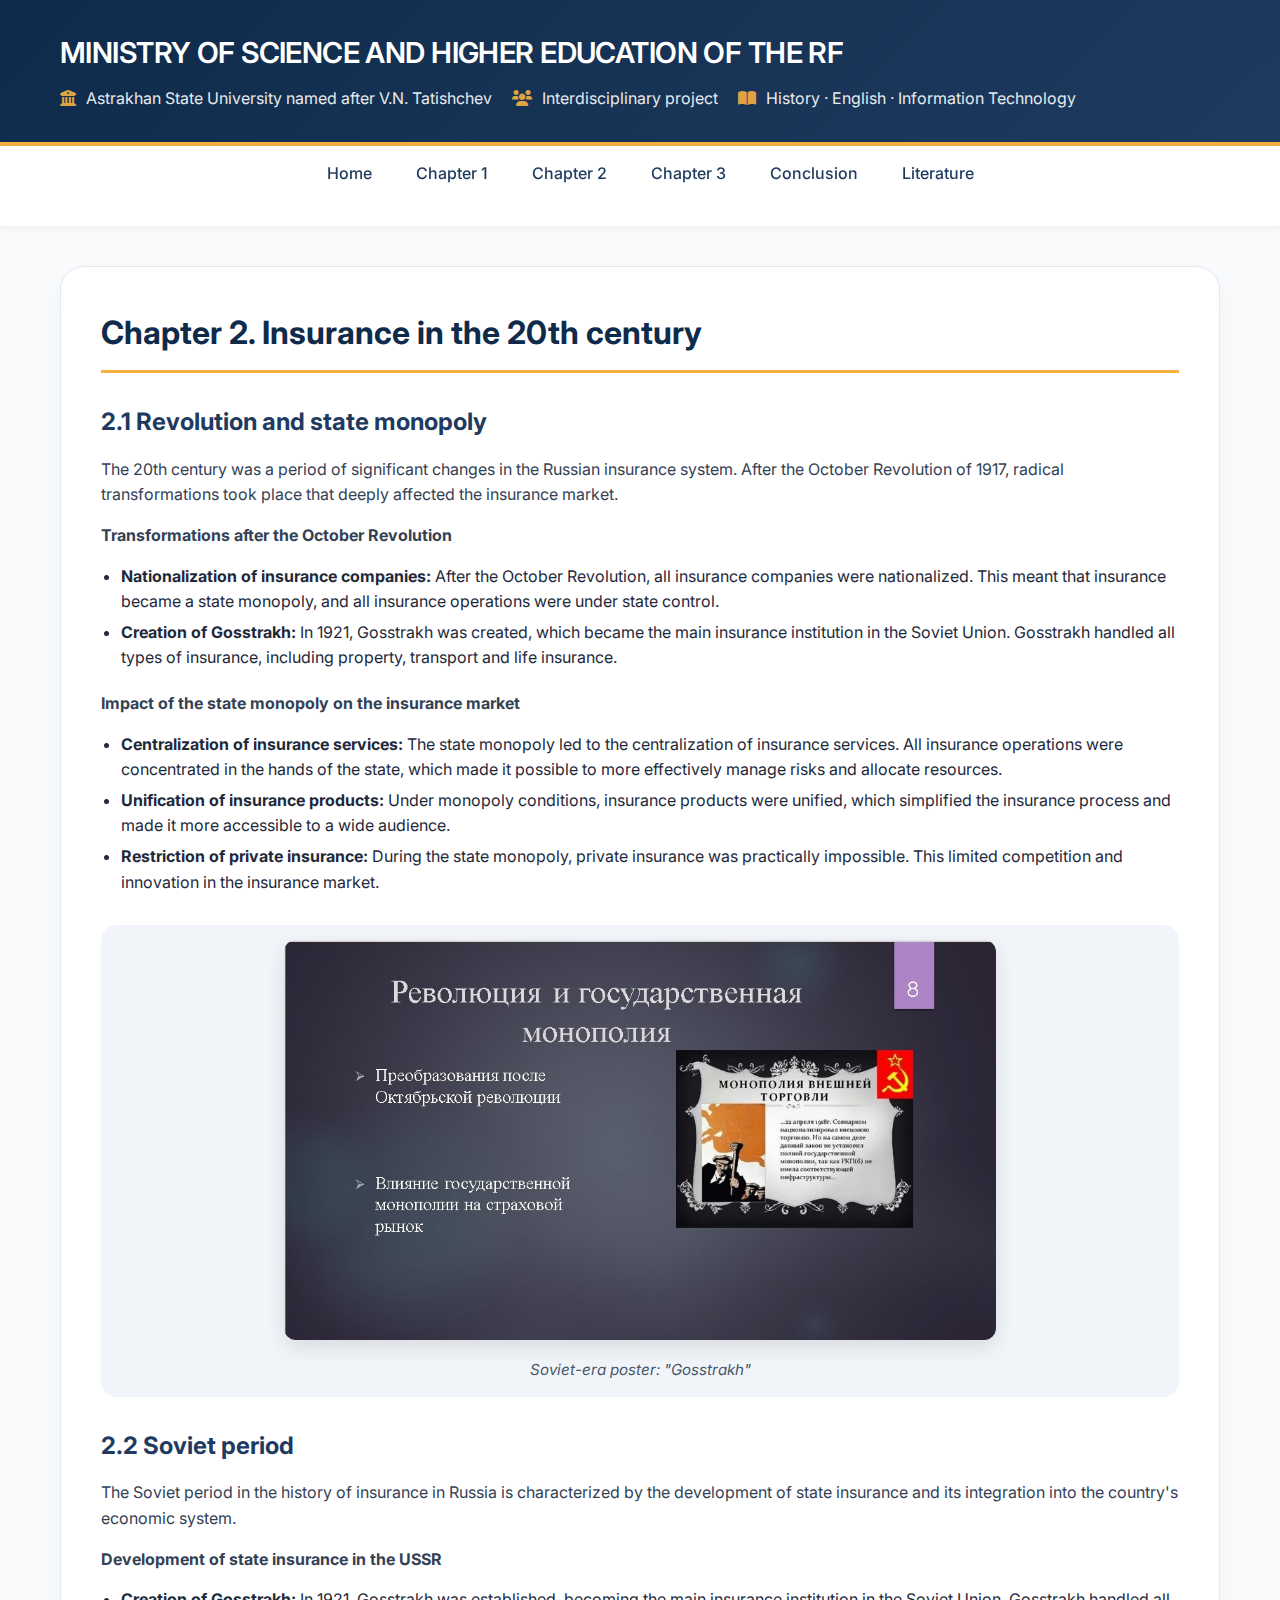
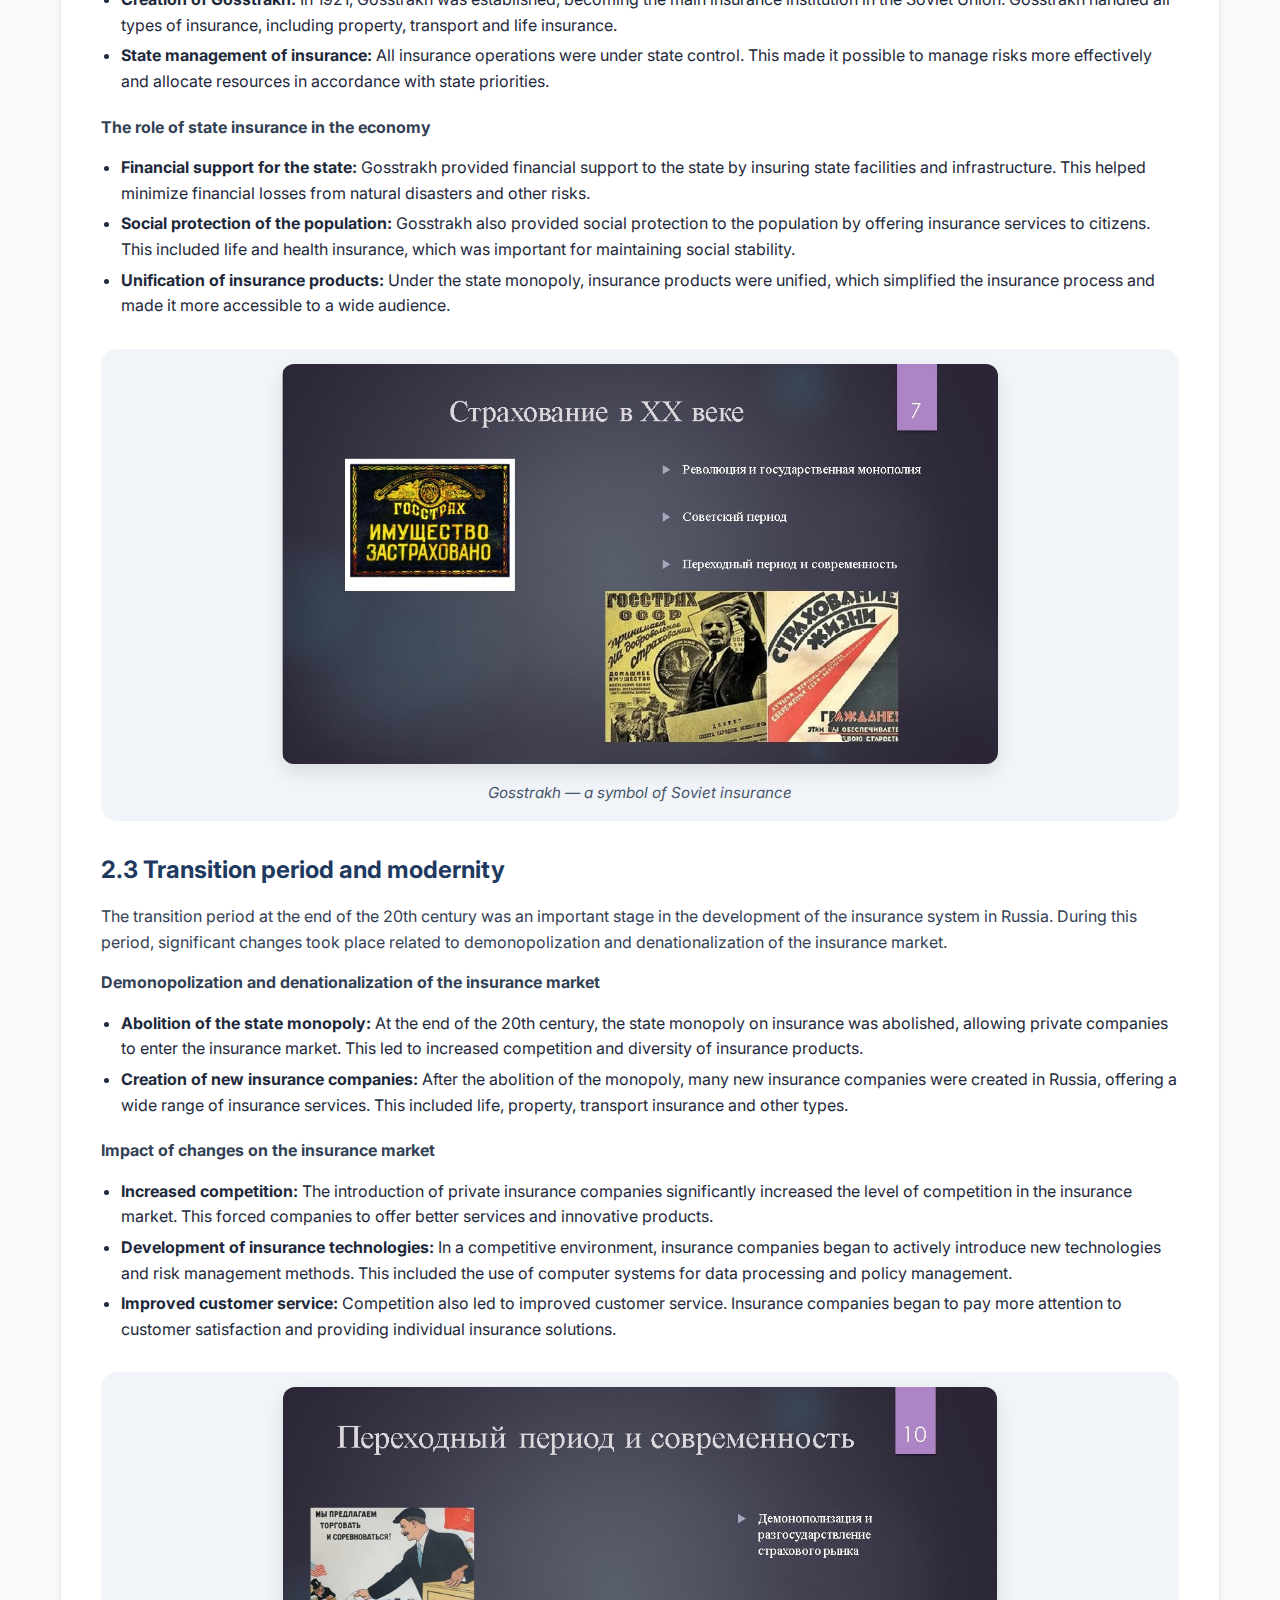
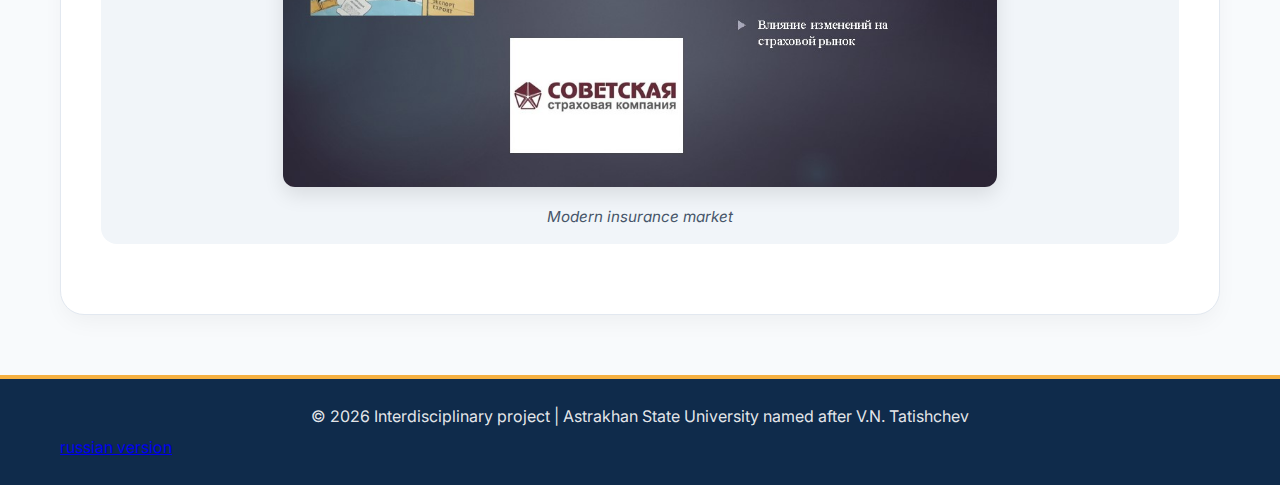
<file: chapter2_en.html>
<!DOCTYPE html>
<html lang="en">
<head>
    <meta charset="UTF-8">
    <meta name="viewport" content="width=device-width, initial-scale=1.0">
    <title>Chapter 2. Insurance in the 20th century</title>
    <link rel="preconnect" href="https://fonts.googleapis.com">
    <link rel="preconnect" href="https://fonts.gstatic.com" crossorigin>
    <link href="https://fonts.googleapis.com/css2?family=Inter:opsz,wght@14..32,400;14..32,500;14..32,600;14..32,700&display=swap" rel="stylesheet">
    <link rel="stylesheet" href="https://cdnjs.cloudflare.com/ajax/libs/font-awesome/6.0.0-beta3/css/all.min.css">
    <link rel="stylesheet" href="css/style.css">
</head>
<body>
    <header class="header">
        <div class="container">
            <h1>MINISTRY OF SCIENCE AND HIGHER EDUCATION OF THE RF</h1>
            <div class="subtitle">
                <span><i class="fas fa-university"></i> Astrakhan State University named after V.N. Tatishchev</span>
                <span><i class="fas fa-users"></i> Interdisciplinary project</span>
                <span><i class="fas fa-book-open"></i> History · English · Information Technology</span>
            </div>
        </div>
    </header>

    <nav class="nav">
        <div class="container">
            <ul>
                <li><a href="index_en.html">Home</a></li>
                <li><a href="chapter1_en.html">Chapter 1</a></li>
                <li><a href="chapter2_en.html">Chapter 2</a></li>
                <li><a href="chapter3_en.html">Chapter 3</a></li>
                <li><a href="conclusion_en.html">Conclusion</a></li>
                <li><a href="literature_en.html">Literature</a></li>
            </ul>
        </div>
    </nav>

    <main class="container">
        <div class="content">
            <h2>Chapter 2. Insurance in the 20th century</h2>

            <h3 id="21">2.1 Revolution and state monopoly</h3>
            <p>The 20th century was a period of significant changes in the Russian insurance system. After the October Revolution of 1917, radical transformations took place that deeply affected the insurance market.</p>
            <p><strong>Transformations after the October Revolution</strong></p>
            <ul>
                <li><strong>Nationalization of insurance companies:</strong> After the October Revolution, all insurance companies were nationalized. This meant that insurance became a state monopoly, and all insurance operations were under state control.</li>
                <li><strong>Creation of Gosstrakh:</strong> In 1921, Gosstrakh was created, which became the main insurance institution in the Soviet Union. Gosstrakh handled all types of insurance, including property, transport and life insurance.</li>
            </ul>
            <p><strong>Impact of the state monopoly on the insurance market</strong></p>
            <ul>
                <li><strong>Centralization of insurance services:</strong> The state monopoly led to the centralization of insurance services. All insurance operations were concentrated in the hands of the state, which made it possible to more effectively manage risks and allocate resources.</li>
                <li><strong>Unification of insurance products:</strong> Under monopoly conditions, insurance products were unified, which simplified the insurance process and made it more accessible to a wide audience.</li>
                <li><strong>Restriction of private insurance:</strong> During the state monopoly, private insurance was practically impossible. This limited competition and innovation in the insurance market.</li>
            </ul>
            <div class="illustration">
                <img src="images/revolution.jpg" alt="Revolution">
                <div class="caption">Soviet-era poster: "Gosstrakh"</div>
            </div>

            <h3 id="22">2.2 Soviet period</h3>
            <p>The Soviet period in the history of insurance in Russia is characterized by the development of state insurance and its integration into the country's economic system.</p>
            <p><strong>Development of state insurance in the USSR</strong></p>
            <ul>
                <li><strong>Creation of Gosstrakh:</strong> In 1921, Gosstrakh was established, becoming the main insurance institution in the Soviet Union. Gosstrakh handled all types of insurance, including property, transport and life insurance.</li>
                <li><strong>State management of insurance:</strong> All insurance operations were under state control. This made it possible to manage risks more effectively and allocate resources in accordance with state priorities.</li>
            </ul>
            <p><strong>The role of state insurance in the economy</strong></p>
            <ul>
                <li><strong>Financial support for the state:</strong> Gosstrakh provided financial support to the state by insuring state facilities and infrastructure. This helped minimize financial losses from natural disasters and other risks.</li>
                <li><strong>Social protection of the population:</strong> Gosstrakh also provided social protection to the population by offering insurance services to citizens. This included life and health insurance, which was important for maintaining social stability.</li>
                <li><strong>Unification of insurance products:</strong> Under the state monopoly, insurance products were unified, which simplified the insurance process and made it more accessible to a wide audience.</li>
            </ul>
            <div class="illustration">
                <img src="images/xx_century.jpg" alt="Soviet period">
                <div class="caption">Gosstrakh — a symbol of Soviet insurance</div>
            </div>

            <h3 id="23">2.3 Transition period and modernity</h3>
            <p>The transition period at the end of the 20th century was an important stage in the development of the insurance system in Russia. During this period, significant changes took place related to demonopolization and denationalization of the insurance market.</p>
            <p><strong>Demonopolization and denationalization of the insurance market</strong></p>
            <ul>
                <li><strong>Abolition of the state monopoly:</strong> At the end of the 20th century, the state monopoly on insurance was abolished, allowing private companies to enter the insurance market. This led to increased competition and diversity of insurance products.</li>
                <li><strong>Creation of new insurance companies:</strong> After the abolition of the monopoly, many new insurance companies were created in Russia, offering a wide range of insurance services. This included life, property, transport insurance and other types.</li>
            </ul>
            <p><strong>Impact of changes on the insurance market</strong></p>
            <ul>
                <li><strong>Increased competition:</strong> The introduction of private insurance companies significantly increased the level of competition in the insurance market. This forced companies to offer better services and innovative products.</li>
                <li><strong>Development of insurance technologies:</strong> In a competitive environment, insurance companies began to actively introduce new technologies and risk management methods. This included the use of computer systems for data processing and policy management.</li>
                <li><strong>Improved customer service:</strong> Competition also led to improved customer service. Insurance companies began to pay more attention to customer satisfaction and providing individual insurance solutions.</li>
            </ul>
            <div class="illustration">
                <img src="images/transition.jpg" alt="Transition period">
                <div class="caption">Modern insurance market</div>
            </div>
        </div>
    </main>

    <footer class="footer">
        <div class="container">
            <p>© 2026 Interdisciplinary project | Astrakhan State University named after V.N. Tatishchev</p>
            <div>
                <a href="chapter2.html">russian version</a>
            </div>
        </div>
    </footer>
</body>
</html>
</file>
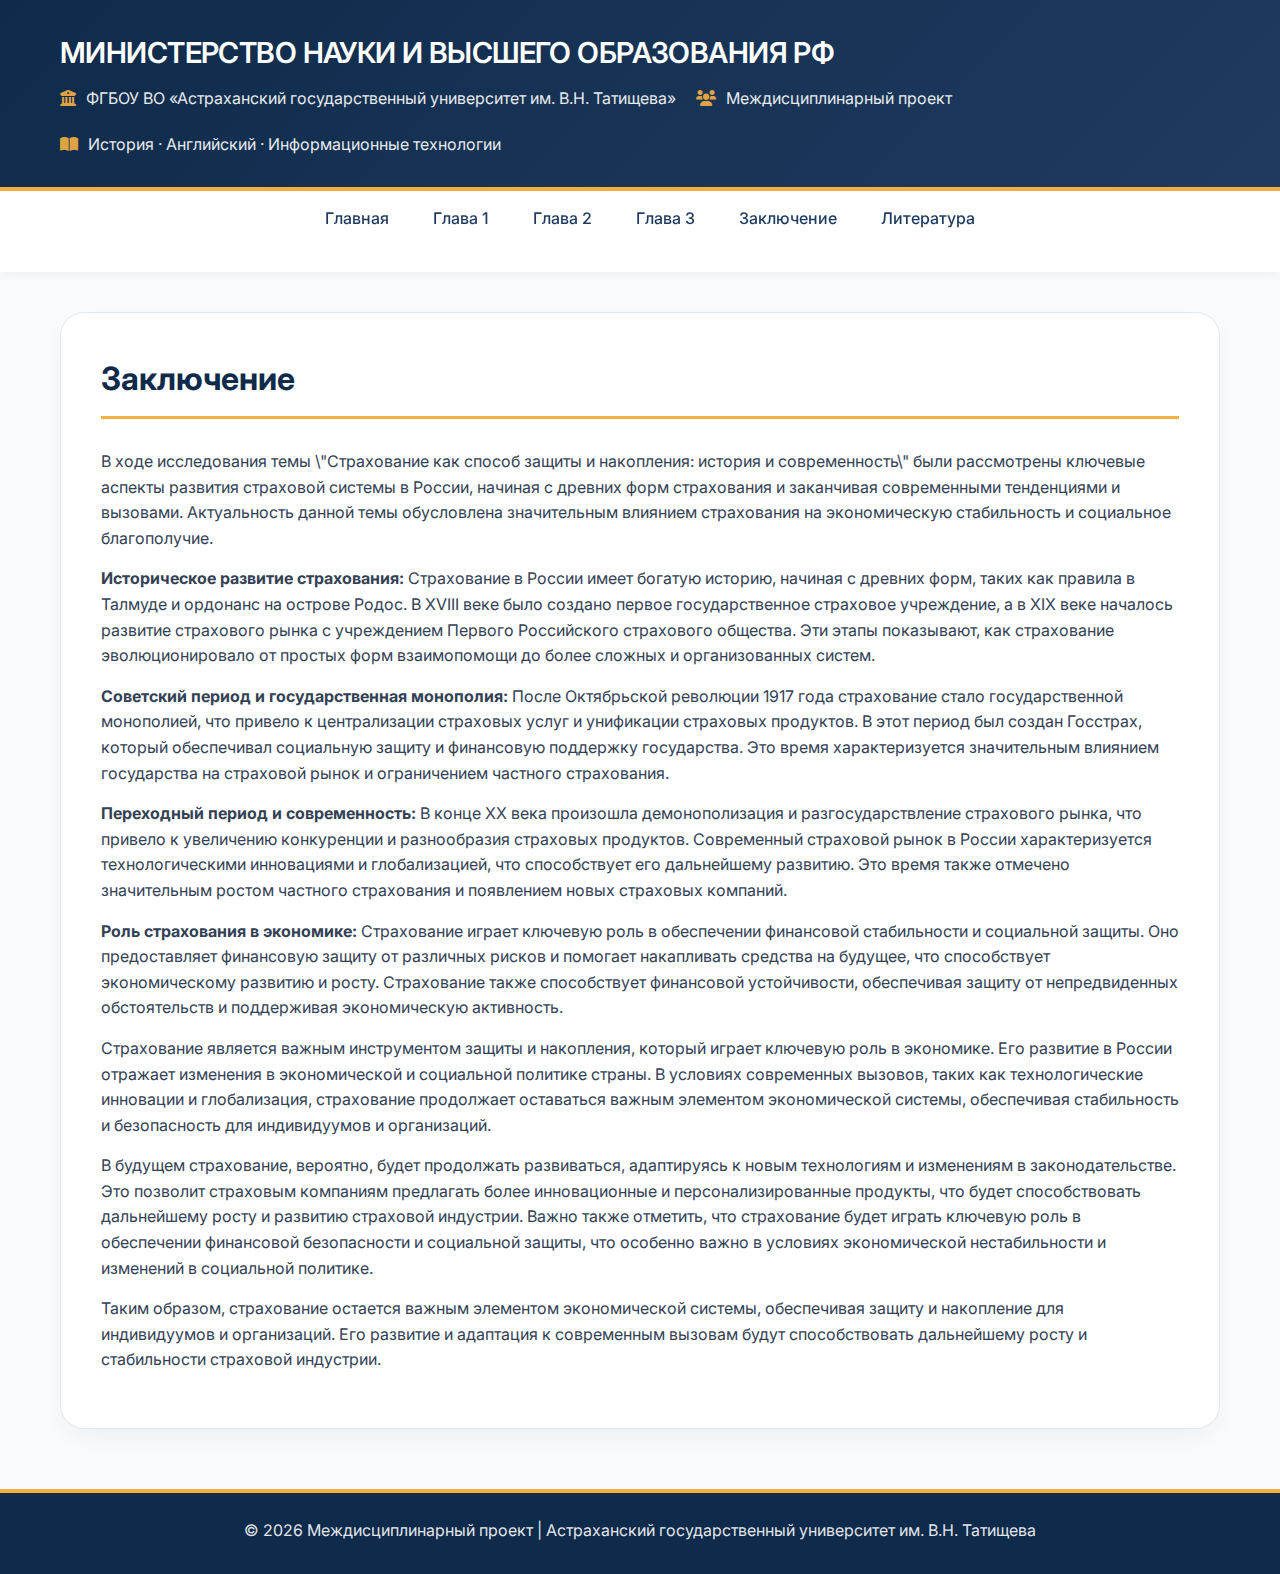
<file: conclusion.html>
<!DOCTYPE html>
<html lang="ru">
<head>
    <meta charset="UTF-8">
    <meta name="viewport" content="width=device-width, initial-scale=1.0">
    <title>Заключение</title>
    <link rel="preconnect" href="https://fonts.googleapis.com">
    <link rel="preconnect" href="https://fonts.gstatic.com" crossorigin>
    <link href="https://fonts.googleapis.com/css2?family=Inter:opsz,wght@14..32,400;14..32,500;14..32,600;14..32,700&display=swap" rel="stylesheet">
    <link rel="stylesheet" href="https://cdnjs.cloudflare.com/ajax/libs/font-awesome/6.0.0-beta3/css/all.min.css">
    <link rel="stylesheet" href="css/style.css">
</head>
<body>
    <header class="header">
        <div class="container">
            <h1>МИНИСТЕРСТВО НАУКИ И ВЫСШЕГО ОБРАЗОВАНИЯ РФ</h1>
            <div class="subtitle">
                <span><i class="fas fa-university"></i> ФГБОУ ВО «Астраханский государственный университет им. В.Н. Татищева»</span>
                <span><i class="fas fa-users"></i> Междисциплинарный проект</span>
                <span><i class="fas fa-book-open"></i> История · Английский · Информационные технологии</span>
            </div>
        </div>
    </header>

    <nav class="nav">
        <div class="container">
            <ul>
                <li><a href="index.html">Главная</a></li>
                <li><a href="chapter1.html">Глава 1</a></li>
                <li><a href="chapter2.html">Глава 2</a></li>
                <li><a href="chapter3.html">Глава 3</a></li>
                <li><a href="conclusion.html">Заключение</a></li>
                <li><a href="literature.html">Литература</a></li>
            </ul>
        </div>
    </nav>

    <main class="container">
        <div class="content">
            <h2>Заключение</h2>
            <p>В ходе исследования темы \"Страхование как способ защиты и накопления: история и современность\" были рассмотрены ключевые аспекты развития страховой системы в России, начиная с древних форм страхования и заканчивая современными тенденциями и вызовами. Актуальность данной темы обусловлена значительным влиянием страхования на экономическую стабильность и социальное благополучие.</p>
            <p><strong>Историческое развитие страхования:</strong> Страхование в России имеет богатую историю, начиная с древних форм, таких как правила в Талмуде и ордонанс на острове Родос. В XVIII веке было создано первое государственное страховое учреждение, а в XIX веке началось развитие страхового рынка с учреждением Первого Российского страхового общества. Эти этапы показывают, как страхование эволюционировало от простых форм взаимопомощи до более сложных и организованных систем.</p>
            <p><strong>Советский период и государственная монополия:</strong> После Октябрьской революции 1917 года страхование стало государственной монополией, что привело к централизации страховых услуг и унификации страховых продуктов. В этот период был создан Госстрах, который обеспечивал социальную защиту и финансовую поддержку государства. Это время характеризуется значительным влиянием государства на страховой рынок и ограничением частного страхования.</p>
            <p><strong>Переходный период и современность:</strong> В конце XX века произошла демонополизация и разгосударствление страхового рынка, что привело к увеличению конкуренции и разнообразия страховых продуктов. Современный страховой рынок в России характеризуется технологическими инновациями и глобализацией, что способствует его дальнейшему развитию. Это время также отмечено значительным ростом частного страхования и появлением новых страховых компаний.</p>
            <p><strong>Роль страхования в экономике:</strong> Страхование играет ключевую роль в обеспечении финансовой стабильности и социальной защиты. Оно предоставляет финансовую защиту от различных рисков и помогает накапливать средства на будущее, что способствует экономическому развитию и росту. Страхование также способствует финансовой устойчивости, обеспечивая защиту от непредвиденных обстоятельств и поддерживая экономическую активность.</p>
            <p>Страхование является важным инструментом защиты и накопления, который играет ключевую роль в экономике. Его развитие в России отражает изменения в экономической и социальной политике страны. В условиях современных вызовов, таких как технологические инновации и глобализация, страхование продолжает оставаться важным элементом экономической системы, обеспечивая стабильность и безопасность для индивидуумов и организаций.</p>
            <p>В будущем страхование, вероятно, будет продолжать развиваться, адаптируясь к новым технологиям и изменениям в законодательстве. Это позволит страховым компаниям предлагать более инновационные и персонализированные продукты, что будет способствовать дальнейшему росту и развитию страховой индустрии. Важно также отметить, что страхование будет играть ключевую роль в обеспечении финансовой безопасности и социальной защиты, что особенно важно в условиях экономической нестабильности и изменений в социальной политике.</p>
            <p>Таким образом, страхование остается важным элементом экономической системы, обеспечивая защиту и накопление для индивидуумов и организаций. Его развитие и адаптация к современным вызовам будут способствовать дальнейшему росту и стабильности страховой индустрии.</p>
        </div>
    </main>

    <footer class="footer">
        <div class="container">
            <p>© 2026 Междисциплинарный проект | Астраханский государственный университет им. В.Н. Татищева</p>
        </div>
    </footer>
</body>
</html>
</file>
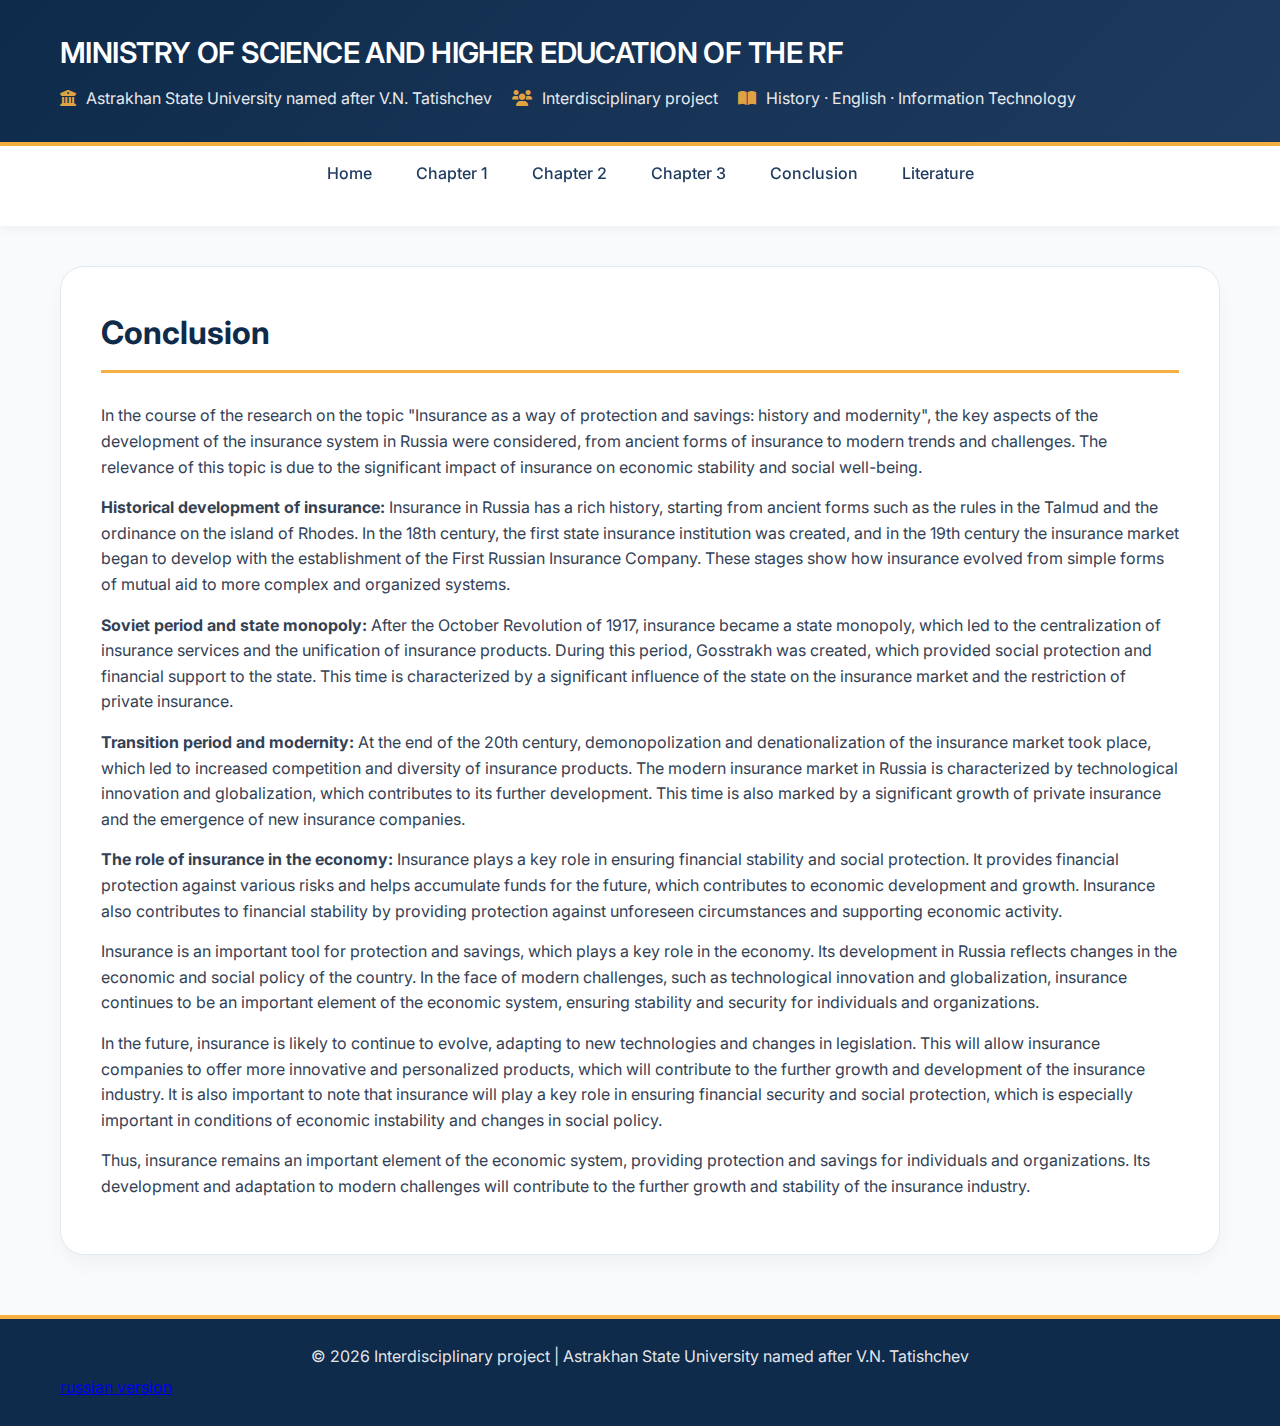
<file: conclusion_en.html>
<!DOCTYPE html>
<html lang="en">
<head>
    <meta charset="UTF-8">
    <meta name="viewport" content="width=device-width, initial-scale=1.0">
    <title>Conclusion</title>
    <link rel="preconnect" href="https://fonts.googleapis.com">
    <link rel="preconnect" href="https://fonts.gstatic.com" crossorigin>
    <link href="https://fonts.googleapis.com/css2?family=Inter:opsz,wght@14..32,400;14..32,500;14..32,600;14..32,700&display=swap" rel="stylesheet">
    <link rel="stylesheet" href="https://cdnjs.cloudflare.com/ajax/libs/font-awesome/6.0.0-beta3/css/all.min.css">
    <link rel="stylesheet" href="css/style.css">
</head>
<body>
    <header class="header">
        <div class="container">
            <h1>MINISTRY OF SCIENCE AND HIGHER EDUCATION OF THE RF</h1>
            <div class="subtitle">
                <span><i class="fas fa-university"></i> Astrakhan State University named after V.N. Tatishchev</span>
                <span><i class="fas fa-users"></i> Interdisciplinary project</span>
                <span><i class="fas fa-book-open"></i> History · English · Information Technology</span>
            </div>
        </div>
    </header>

    <nav class="nav">
        <div class="container">
            <ul>
                <li><a href="index_en.html">Home</a></li>
                <li><a href="chapter1_en.html">Chapter 1</a></li>
                <li><a href="chapter2_en.html">Chapter 2</a></li>
                <li><a href="chapter3_en.html">Chapter 3</a></li>
                <li><a href="conclusion_en.html">Conclusion</a></li>
                <li><a href="literature_en.html">Literature</a></li>
            </ul>
        </div>
    </nav>

    <main class="container">
        <div class="content">
            <h2>Conclusion</h2>
            <p>In the course of the research on the topic "Insurance as a way of protection and savings: history and modernity", the key aspects of the development of the insurance system in Russia were considered, from ancient forms of insurance to modern trends and challenges. The relevance of this topic is due to the significant impact of insurance on economic stability and social well-being.</p>
            <p><strong>Historical development of insurance:</strong> Insurance in Russia has a rich history, starting from ancient forms such as the rules in the Talmud and the ordinance on the island of Rhodes. In the 18th century, the first state insurance institution was created, and in the 19th century the insurance market began to develop with the establishment of the First Russian Insurance Company. These stages show how insurance evolved from simple forms of mutual aid to more complex and organized systems.</p>
            <p><strong>Soviet period and state monopoly:</strong> After the October Revolution of 1917, insurance became a state monopoly, which led to the centralization of insurance services and the unification of insurance products. During this period, Gosstrakh was created, which provided social protection and financial support to the state. This time is characterized by a significant influence of the state on the insurance market and the restriction of private insurance.</p>
            <p><strong>Transition period and modernity:</strong> At the end of the 20th century, demonopolization and denationalization of the insurance market took place, which led to increased competition and diversity of insurance products. The modern insurance market in Russia is characterized by technological innovation and globalization, which contributes to its further development. This time is also marked by a significant growth of private insurance and the emergence of new insurance companies.</p>
            <p><strong>The role of insurance in the economy:</strong> Insurance plays a key role in ensuring financial stability and social protection. It provides financial protection against various risks and helps accumulate funds for the future, which contributes to economic development and growth. Insurance also contributes to financial stability by providing protection against unforeseen circumstances and supporting economic activity.</p>
            <p>Insurance is an important tool for protection and savings, which plays a key role in the economy. Its development in Russia reflects changes in the economic and social policy of the country. In the face of modern challenges, such as technological innovation and globalization, insurance continues to be an important element of the economic system, ensuring stability and security for individuals and organizations.</p>
            <p>In the future, insurance is likely to continue to evolve, adapting to new technologies and changes in legislation. This will allow insurance companies to offer more innovative and personalized products, which will contribute to the further growth and development of the insurance industry. It is also important to note that insurance will play a key role in ensuring financial security and social protection, which is especially important in conditions of economic instability and changes in social policy.</p>
            <p>Thus, insurance remains an important element of the economic system, providing protection and savings for individuals and organizations. Its development and adaptation to modern challenges will contribute to the further growth and stability of the insurance industry.</p>
        </div>
    </main>

    <footer class="footer">
        <div class="container">
            <p>© 2026 Interdisciplinary project | Astrakhan State University named after V.N. Tatishchev</p>
            <div>
                <a href="conclusion.html">russian version</a>
            </div>
        </div>
    </footer>
</body>
</html>
</file>
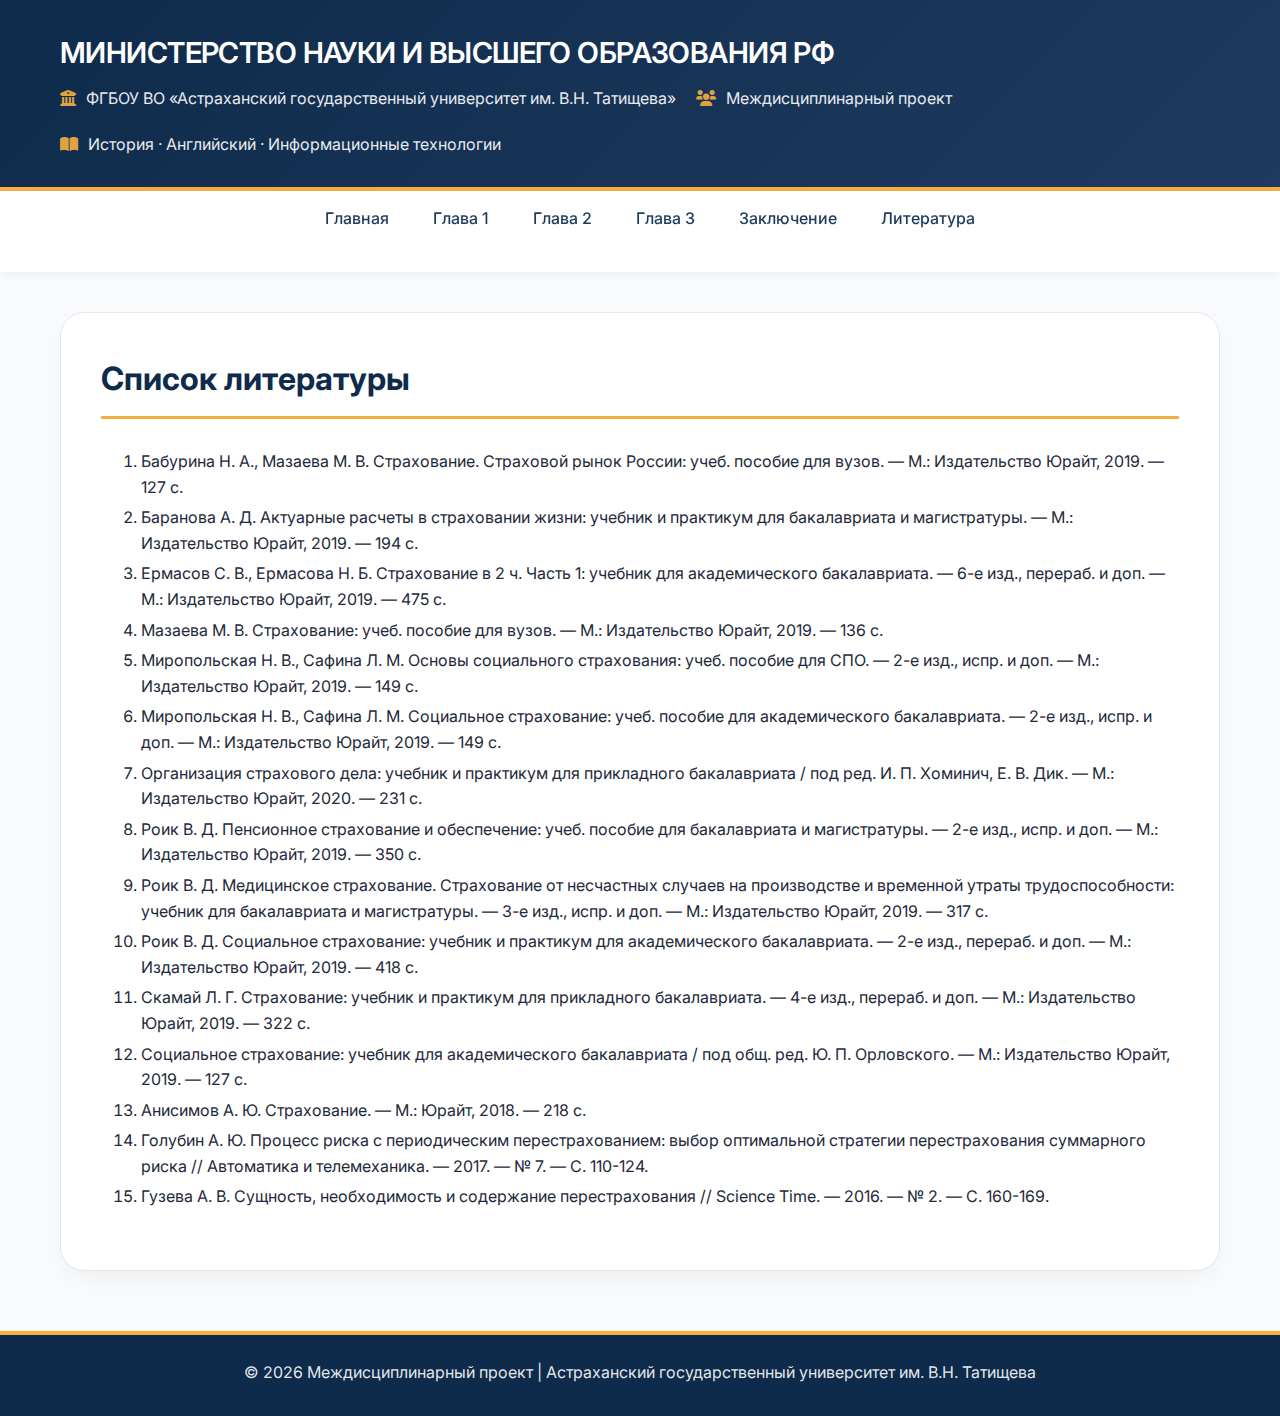
<file: literature.html>
<!DOCTYPE html>
<html lang="ru">
<head>
    <meta charset="UTF-8">
    <meta name="viewport" content="width=device-width, initial-scale=1.0">
    <title>Список литературы</title>
    <link rel="preconnect" href="https://fonts.googleapis.com">
    <link rel="preconnect" href="https://fonts.gstatic.com" crossorigin>
    <link href="https://fonts.googleapis.com/css2?family=Inter:opsz,wght@14..32,400;14..32,500;14..32,600;14..32,700&display=swap" rel="stylesheet">
    <link rel="stylesheet" href="https://cdnjs.cloudflare.com/ajax/libs/font-awesome/6.0.0-beta3/css/all.min.css">
    <link rel="stylesheet" href="css/style.css">
</head>
<body>
    <header class="header">
        <div class="container">
            <h1>МИНИСТЕРСТВО НАУКИ И ВЫСШЕГО ОБРАЗОВАНИЯ РФ</h1>
            <div class="subtitle">
                <span><i class="fas fa-university"></i> ФГБОУ ВО «Астраханский государственный университет им. В.Н. Татищева»</span>
                <span><i class="fas fa-users"></i> Междисциплинарный проект</span>
                <span><i class="fas fa-book-open"></i> История · Английский · Информационные технологии</span>
            </div>
        </div>
    </header>

    <nav class="nav">
        <div class="container">
            <ul>
                <li><a href="index.html">Главная</a></li>
                <li><a href="chapter1.html">Глава 1</a></li>
                <li><a href="chapter2.html">Глава 2</a></li>
                <li><a href="chapter3.html">Глава 3</a></li>
                <li><a href="conclusion.html">Заключение</a></li>
                <li><a href="literature.html">Литература</a></li>
            </ul>
        </div>
    </nav>

    <main class="container">
        <div class="content">
            <h2>Список литературы</h2>
            <ol style="list-style-type: decimal; padding-left: 20px;">
                <li>Бабурина Н. А., Мазаева М. В. Страхование. Страховой рынок России: учеб. пособие для вузов. — М.: Издательство Юрайт, 2019. — 127 с.</li>
                <li>Баранова А. Д. Актуарные расчеты в страховании жизни: учебник и практикум для бакалавриата и магистратуры. — М.: Издательство Юрайт, 2019. — 194 с.</li>
                <li>Ермасов С. В., Ермасова Н. Б. Страхование в 2 ч. Часть 1: учебник для академического бакалавриата. — 6-е изд., перераб. и доп. — М.: Издательство Юрайт, 2019. — 475 с.</li>
                <li>Мазаева М. В. Страхование: учеб. пособие для вузов. — М.: Издательство Юрайт, 2019. — 136 с.</li>
                <li>Миропольская Н. В., Сафина Л. М. Основы социального страхования: учеб. пособие для СПО. — 2-е изд., испр. и доп. — М.: Издательство Юрайт, 2019. — 149 с.</li>
                <li>Миропольская Н. В., Сафина Л. М. Социальное страхование: учеб. пособие для академического бакалавриата. — 2-е изд., испр. и доп. — М.: Издательство Юрайт, 2019. — 149 с.</li>
                <li>Организация страхового дела: учебник и практикум для прикладного бакалавриата / под ред. И. П. Хоминич, Е. В. Дик. — М.: Издательство Юрайт, 2020. — 231 с.</li>
                <li>Роик В. Д. Пенсионное страхование и обеспечение: учеб. пособие для бакалавриата и магистратуры. — 2-е изд., испр. и доп. — М.: Издательство Юрайт, 2019. — 350 с.</li>
                <li>Роик В. Д. Медицинское страхование. Страхование от несчастных случаев на производстве и временной утраты трудоспособности: учебник для бакалавриата и магистратуры. — 3-е изд., испр. и доп. — М.: Издательство Юрайт, 2019. — 317 с.</li>
                <li>Роик В. Д. Социальное страхование: учебник и практикум для академического бакалавриата. — 2-е изд., перераб. и доп. — М.: Издательство Юрайт, 2019. — 418 с.</li>
                <li>Скамай Л. Г. Страхование: учебник и практикум для прикладного бакалавриата. — 4-е изд., перераб. и доп. — М.: Издательство Юрайт, 2019. — 322 с.</li>
                <li>Социальное страхование: учебник для академического бакалавриата / под общ. ред. Ю. П. Орловского. — М.: Издательство Юрайт, 2019. — 127 с.</li>
                <li>Анисимов А. Ю. Страхование. — М.: Юрайт, 2018. — 218 с.</li>
                <li>Голубин А. Ю. Процесс риска с периодическим перестрахованием: выбор оптимальной стратегии перестрахования суммарного риска // Автоматика и телемеханика. — 2017. — № 7. — С. 110-124.</li>
                <li>Гузева А. В. Сущность, необходимость и содержание перестрахования // Science Time. — 2016. — № 2. — С. 160-169.</li>
            </ol>
        </div>
    </main>

    <footer class="footer">
        <div class="container">
            <p>© 2026 Междисциплинарный проект | Астраханский государственный университет им. В.Н. Татищева</p>
        </div>
    </footer>
</body>
</html>
</file>
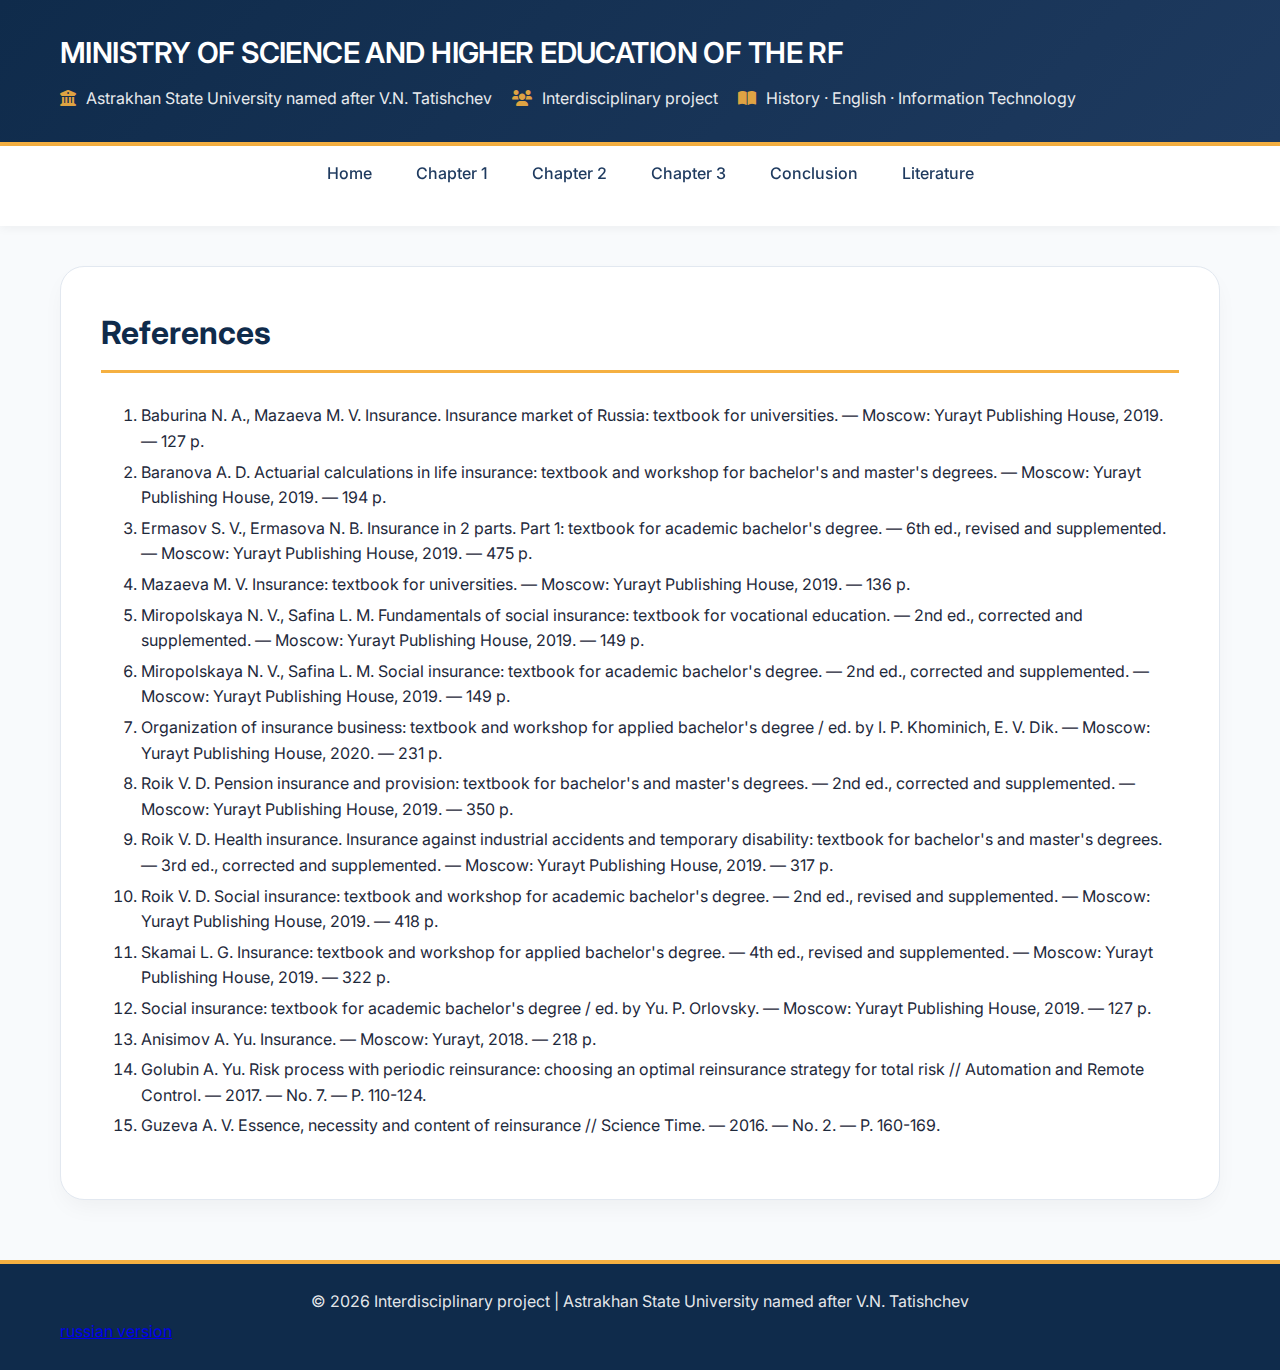
<file: literature_en.html>
<!DOCTYPE html>
<html lang="en">
<head>
    <meta charset="UTF-8">
    <meta name="viewport" content="width=device-width, initial-scale=1.0">
    <title>References</title>
    <link rel="preconnect" href="https://fonts.googleapis.com">
    <link rel="preconnect" href="https://fonts.gstatic.com" crossorigin>
    <link href="https://fonts.googleapis.com/css2?family=Inter:opsz,wght@14..32,400;14..32,500;14..32,600;14..32,700&display=swap" rel="stylesheet">
    <link rel="stylesheet" href="https://cdnjs.cloudflare.com/ajax/libs/font-awesome/6.0.0-beta3/css/all.min.css">
    <link rel="stylesheet" href="css/style.css">
</head>
<body>
    <header class="header">
        <div class="container">
            <h1>MINISTRY OF SCIENCE AND HIGHER EDUCATION OF THE RF</h1>
            <div class="subtitle">
                <span><i class="fas fa-university"></i> Astrakhan State University named after V.N. Tatishchev</span>
                <span><i class="fas fa-users"></i> Interdisciplinary project</span>
                <span><i class="fas fa-book-open"></i> History · English · Information Technology</span>
            </div>
        </div>
    </header>

    <nav class="nav">
        <div class="container">
            <ul>
                <li><a href="index_en.html">Home</a></li>
                <li><a href="chapter1_en.html">Chapter 1</a></li>
                <li><a href="chapter2_en.html">Chapter 2</a></li>
                <li><a href="chapter3_en.html">Chapter 3</a></li>
                <li><a href="conclusion_en.html">Conclusion</a></li>
                <li><a href="literature_en.html">Literature</a></li>
            </ul>
        </div>
    </nav>

    <main class="container">
        <div class="content">
            <h2>References</h2>
            <ol style="list-style-type: decimal; padding-left: 20px;">
                <li>Baburina N. A., Mazaeva M. V. Insurance. Insurance market of Russia: textbook for universities. — Moscow: Yurayt Publishing House, 2019. — 127 p.</li>
                <li>Baranova A. D. Actuarial calculations in life insurance: textbook and workshop for bachelor's and master's degrees. — Moscow: Yurayt Publishing House, 2019. — 194 p.</li>
                <li>Ermasov S. V., Ermasova N. B. Insurance in 2 parts. Part 1: textbook for academic bachelor's degree. — 6th ed., revised and supplemented. — Moscow: Yurayt Publishing House, 2019. — 475 p.</li>
                <li>Mazaeva M. V. Insurance: textbook for universities. — Moscow: Yurayt Publishing House, 2019. — 136 p.</li>
                <li>Miropolskaya N. V., Safina L. M. Fundamentals of social insurance: textbook for vocational education. — 2nd ed., corrected and supplemented. — Moscow: Yurayt Publishing House, 2019. — 149 p.</li>
                <li>Miropolskaya N. V., Safina L. M. Social insurance: textbook for academic bachelor's degree. — 2nd ed., corrected and supplemented. — Moscow: Yurayt Publishing House, 2019. — 149 p.</li>
                <li>Organization of insurance business: textbook and workshop for applied bachelor's degree / ed. by I. P. Khominich, E. V. Dik. — Moscow: Yurayt Publishing House, 2020. — 231 p.</li>
                <li>Roik V. D. Pension insurance and provision: textbook for bachelor's and master's degrees. — 2nd ed., corrected and supplemented. — Moscow: Yurayt Publishing House, 2019. — 350 p.</li>
                <li>Roik V. D. Health insurance. Insurance against industrial accidents and temporary disability: textbook for bachelor's and master's degrees. — 3rd ed., corrected and supplemented. — Moscow: Yurayt Publishing House, 2019. — 317 p.</li>
                <li>Roik V. D. Social insurance: textbook and workshop for academic bachelor's degree. — 2nd ed., revised and supplemented. — Moscow: Yurayt Publishing House, 2019. — 418 p.</li>
                <li>Skamai L. G. Insurance: textbook and workshop for applied bachelor's degree. — 4th ed., revised and supplemented. — Moscow: Yurayt Publishing House, 2019. — 322 p.</li>
                <li>Social insurance: textbook for academic bachelor's degree / ed. by Yu. P. Orlovsky. — Moscow: Yurayt Publishing House, 2019. — 127 p.</li>
                <li>Anisimov A. Yu. Insurance. — Moscow: Yurayt, 2018. — 218 p.</li>
                <li>Golubin A. Yu. Risk process with periodic reinsurance: choosing an optimal reinsurance strategy for total risk // Automation and Remote Control. — 2017. — No. 7. — P. 110-124.</li>
                <li>Guzeva A. V. Essence, necessity and content of reinsurance // Science Time. — 2016. — No. 2. — P. 160-169.</li>
            </ol>
        </div>
    </main>

    <footer class="footer">
        <div class="container">
            <p>© 2026 Interdisciplinary project | Astrakhan State University named after V.N. Tatishchev</p>
            <div>
                <a href="literature.html">russian version</a>
            </div>
        </div>
    </footer>
</body>
</html>
</file>
<file: css/style.css>
/* css/style.css */
* {
    margin: 0;
    padding: 0;
    box-sizing: border-box;
}

body {
    font-family: 'Inter', sans-serif;
    background: #f8fafc;
    color: #1e293b;
    line-height: 1.6;
}

.container {
    max-width: 1200px;
    margin: 0 auto;
    padding: 0 20px;
}

/* Шапка */
.header {
    background: linear-gradient(135deg, #0f2b4b, #1e3a5f);
    color: white;
    padding: 30px 0;
    border-bottom: 4px solid #f5b041;
}

.header h1 {
    font-size: 1.8rem;
    font-weight: 600;
    letter-spacing: -0.02em;
}

.header .subtitle {
    display: flex;
    flex-wrap: wrap;
    gap: 20px;
    margin-top: 10px;
    opacity: 0.9;
}

.header .subtitle i {
    color: #f5b041;
    margin-right: 6px;
}

/* Навигация */
.nav {
    background: white;
    box-shadow: 0 2px 10px rgba(0,0,0,0.05);
    padding: 15px 0;
    position: sticky;
    top: 0;
    z-index: 100;
}

.nav ul {
    list-style: none;
    display: flex;
    flex-wrap: wrap;
    gap: 20px;
    justify-content: center;
}

.nav a {
    text-decoration: none;
    color: #1e3a5f;
    font-weight: 500;
    padding: 5px 12px;
    border-radius: 30px;
    transition: all 0.3s;
}

.nav a:hover {
    background: #f5b041;
    color: #0f2b4b;
}

/* Контент */
.content {
    background: white;
    border-radius: 24px;
    padding: 40px;
    margin: 40px 0;
    box-shadow: 0 10px 25px -5px rgba(0,0,0,0.05);
    border: 1px solid #e2e8f0;
}

h2 {
    color: #0f2b4b;
    font-size: 2rem;
    font-weight: 700;
    border-bottom: 3px solid #f5b041;
    padding-bottom: 12px;
    margin-bottom: 30px;
}

h3 {
    color: #1e3a5f;
    font-size: 1.5rem;
    margin: 30px 0 15px;
}

h4 {
    color: #1e3a5f;
    font-size: 1.2rem;
    margin: 20px 0 10px;
}

p {
    margin-bottom: 15px;
    color: #334155;
}

ul, ol {
    margin-left: 20px;
    margin-bottom: 20px;
}

li {
    margin-bottom: 5px;
}

/* Иллюстрации */
.illustration {
    text-align: center;
    margin: 30px 0;
    padding: 15px;
    background: #f1f5f9;
    border-radius: 16px;
}

.illustration img {
    max-width: 100%;
    max-height: 400px;
    border-radius: 12px;
    box-shadow: 0 8px 20px rgba(0,0,0,0.1);
}

.illustration .caption {
    margin-top: 10px;
    font-size: 0.95rem;
    color: #475569;
    font-style: italic;
}

/* Таблицы */
.table-responsive {
    overflow-x: auto;
    margin: 20px 0;
}

table {
    width: 100%;
    border-collapse: collapse;
    background: white;
    border-radius: 12px;
    overflow: hidden;
    box-shadow: 0 4px 10px rgba(0,0,0,0.03);
}

th {
    background: #1e3a5f;
    color: white;
    font-weight: 600;
    padding: 12px 15px;
    text-align: left;
}

td {
    padding: 10px 15px;
    border-bottom: 1px solid #e2e8f0;
}

tr:last-child td {
    border-bottom: none;
}

tr:hover td {
    background: #f8fafc;
}

/* Бейджи (для главной) */
.badges {
    display: flex;
    flex-wrap: wrap;
    gap: 12px;
    margin: 20px 0;
}

.badge {
    background: #e9f0f9;
    color: #1e3a5f;
    padding: 6px 16px;
    border-radius: 30px;
    font-size: 0.9rem;
    font-weight: 600;
    display: inline-flex;
    align-items: center;
    gap: 6px;
}

.badge i {
    color: #f5b041;
}

/* Содержание (оглавление) */
.toc {
    background: #f1f5f9;
    border-radius: 16px;
    padding: 20px;
    margin: 30px 0;
}

.toc h3 {
    margin-top: 0;
}

.toc ul {
    list-style: none;
    margin-left: 0;
}

.toc li {
    margin-bottom: 10px;
}

.toc a {
    text-decoration: none;
    color: #1e3a5f;
    font-weight: 500;
    transition: color 0.2s;
}

.toc a:hover {
    color: #f5b041;
    text-decoration: underline;
}

/* Подвал */
.footer {
    background: #0f2b4b;
    color: white;
    padding: 25px 0;
    margin-top: 60px;
    border-top: 4px solid #f5b041;
}

.footer p {
    color: rgba(255,255,255,0.9);
    margin-bottom: 5px;
    text-align: center;
}

/* Адаптивность */
@media (max-width: 768px) {
    .header h1 {
        font-size: 1.3rem;
    }
    .nav ul {
        gap: 10px;
    }
    .content {
        padding: 20px;
    }
    h2 {
        font-size: 1.6rem;
    }
}
</file>
